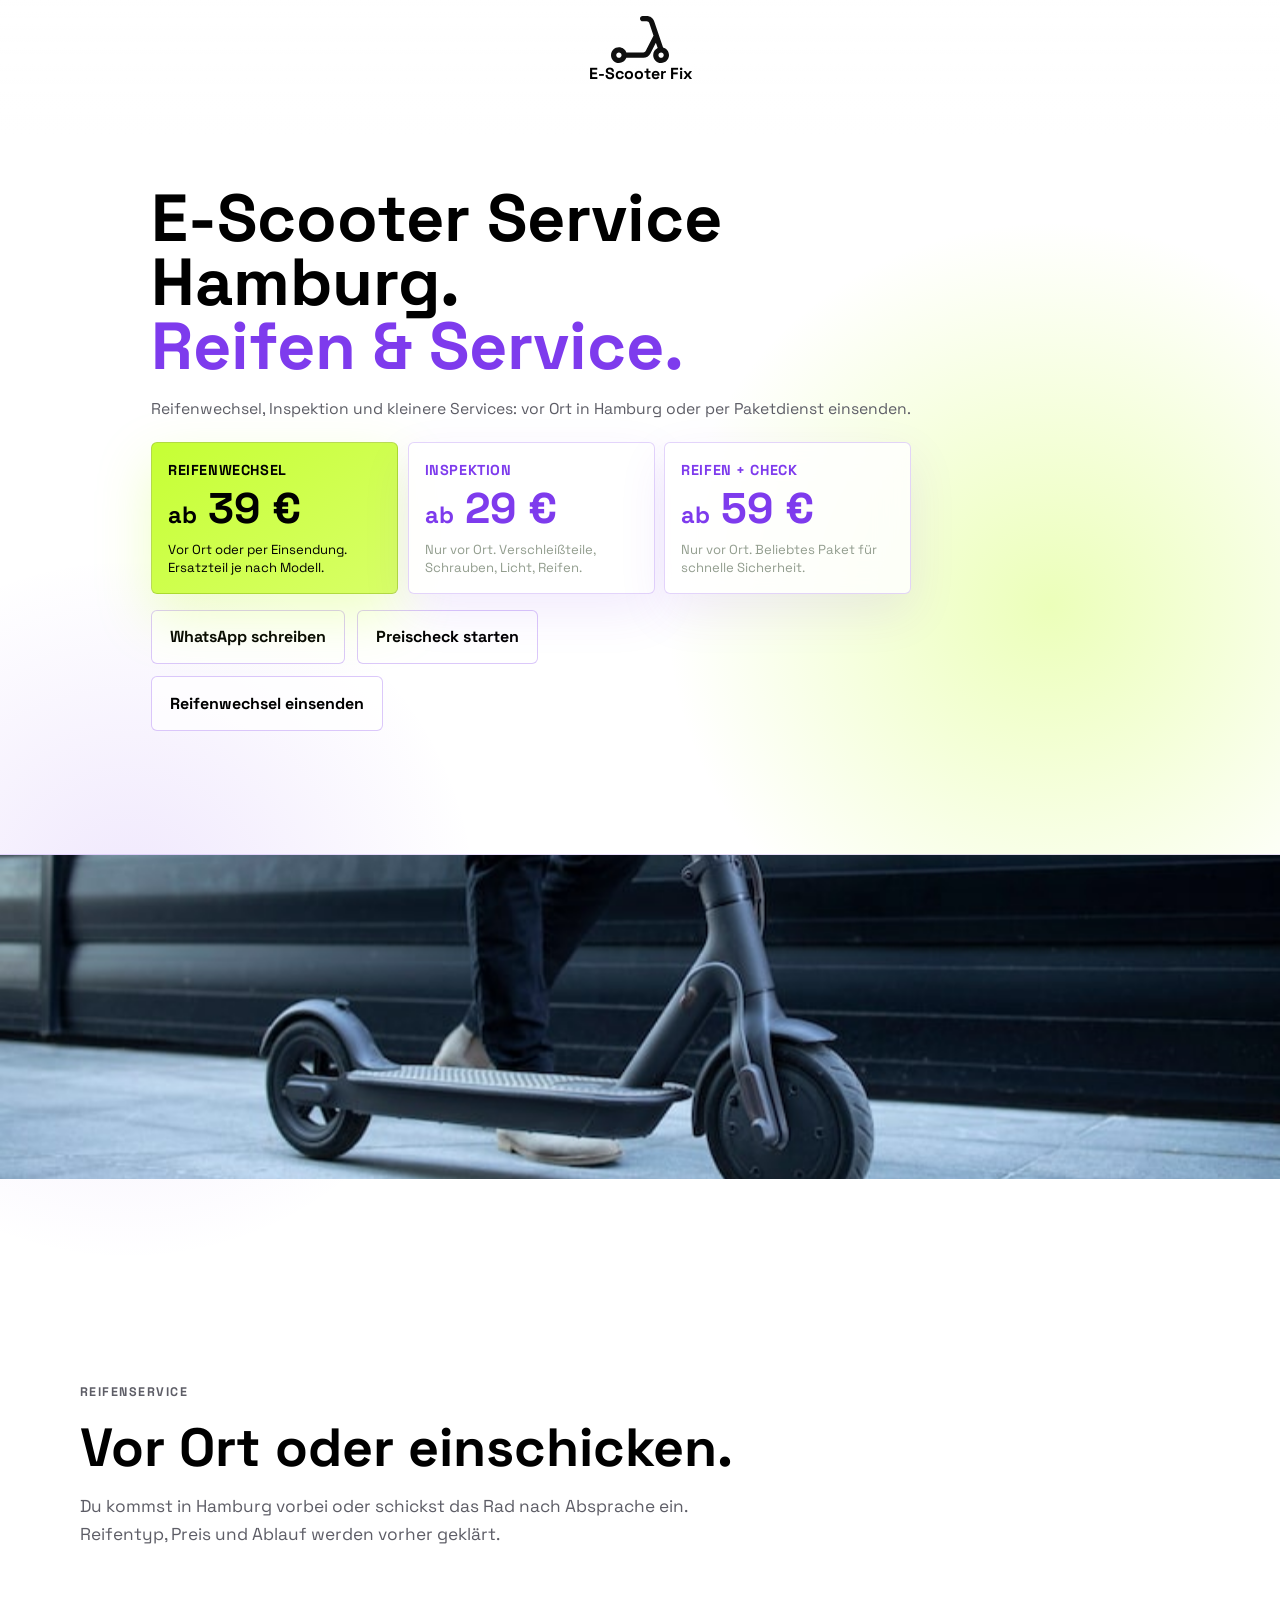
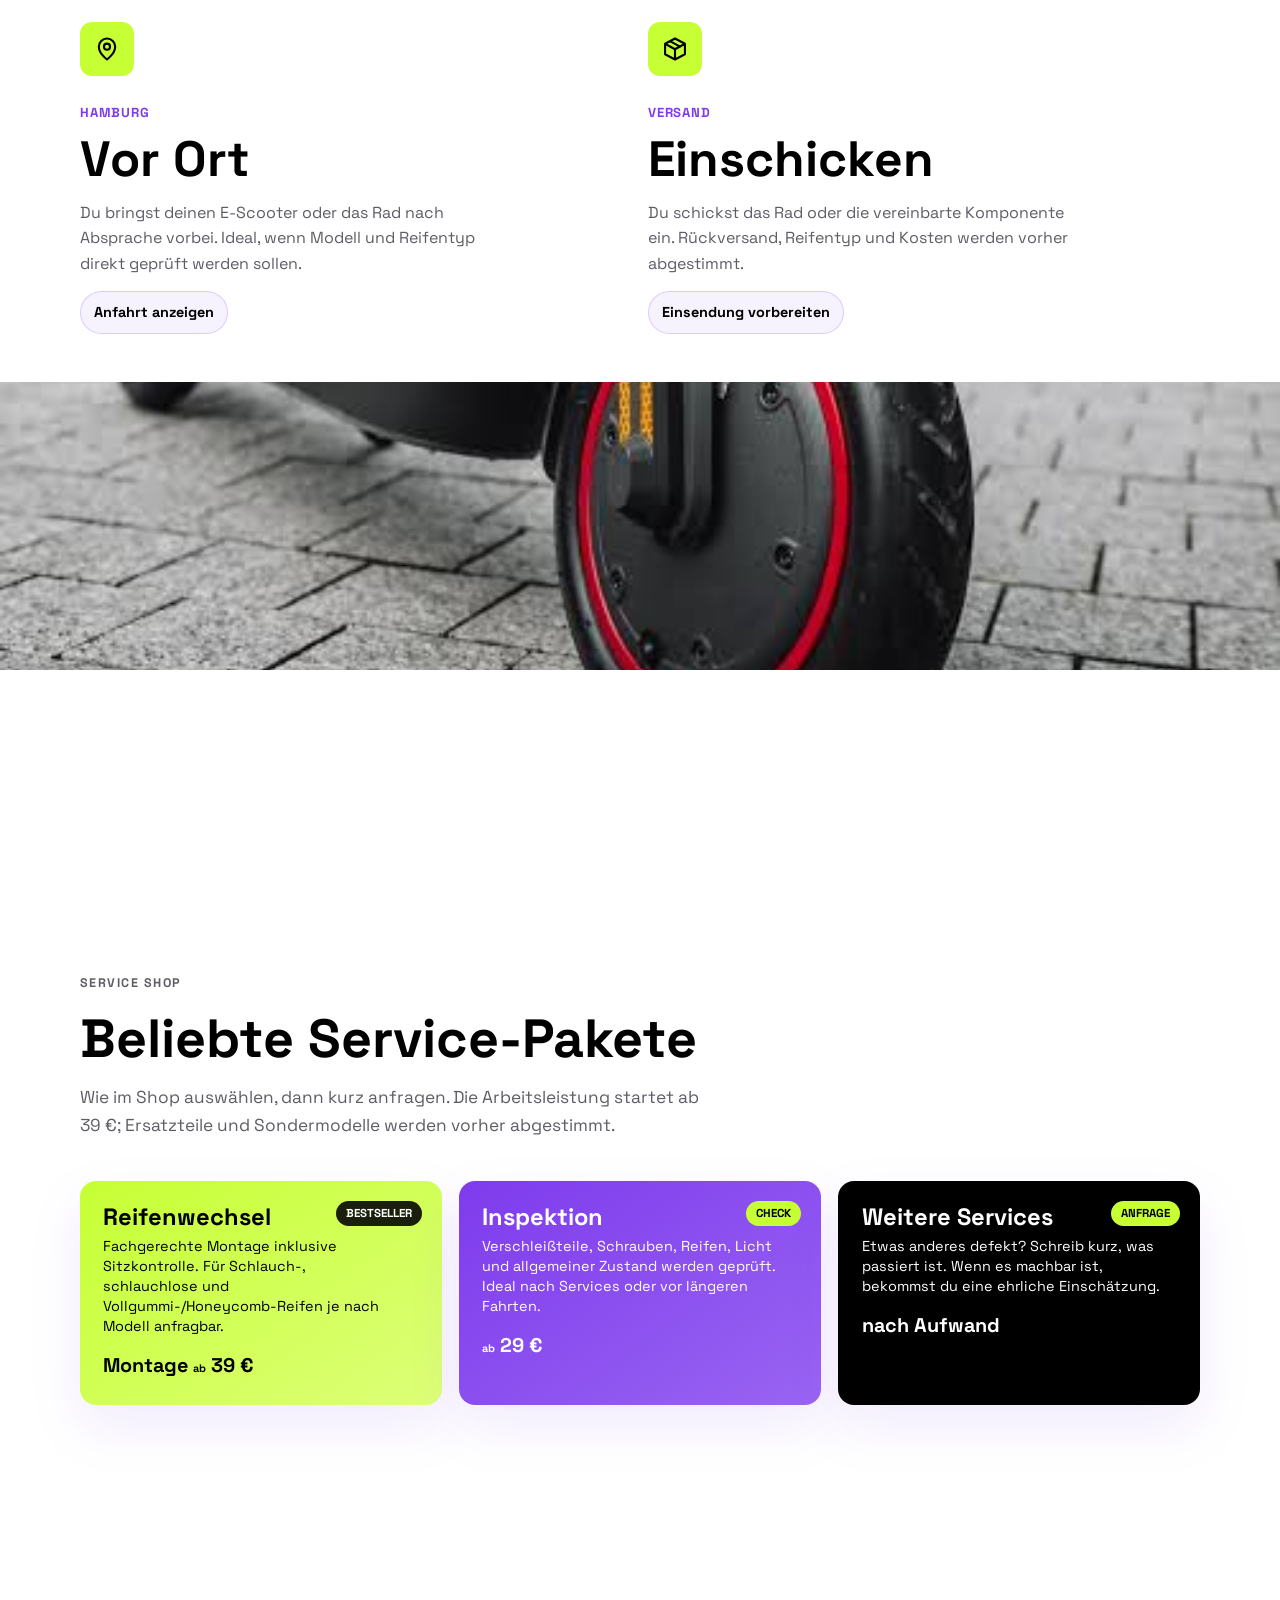
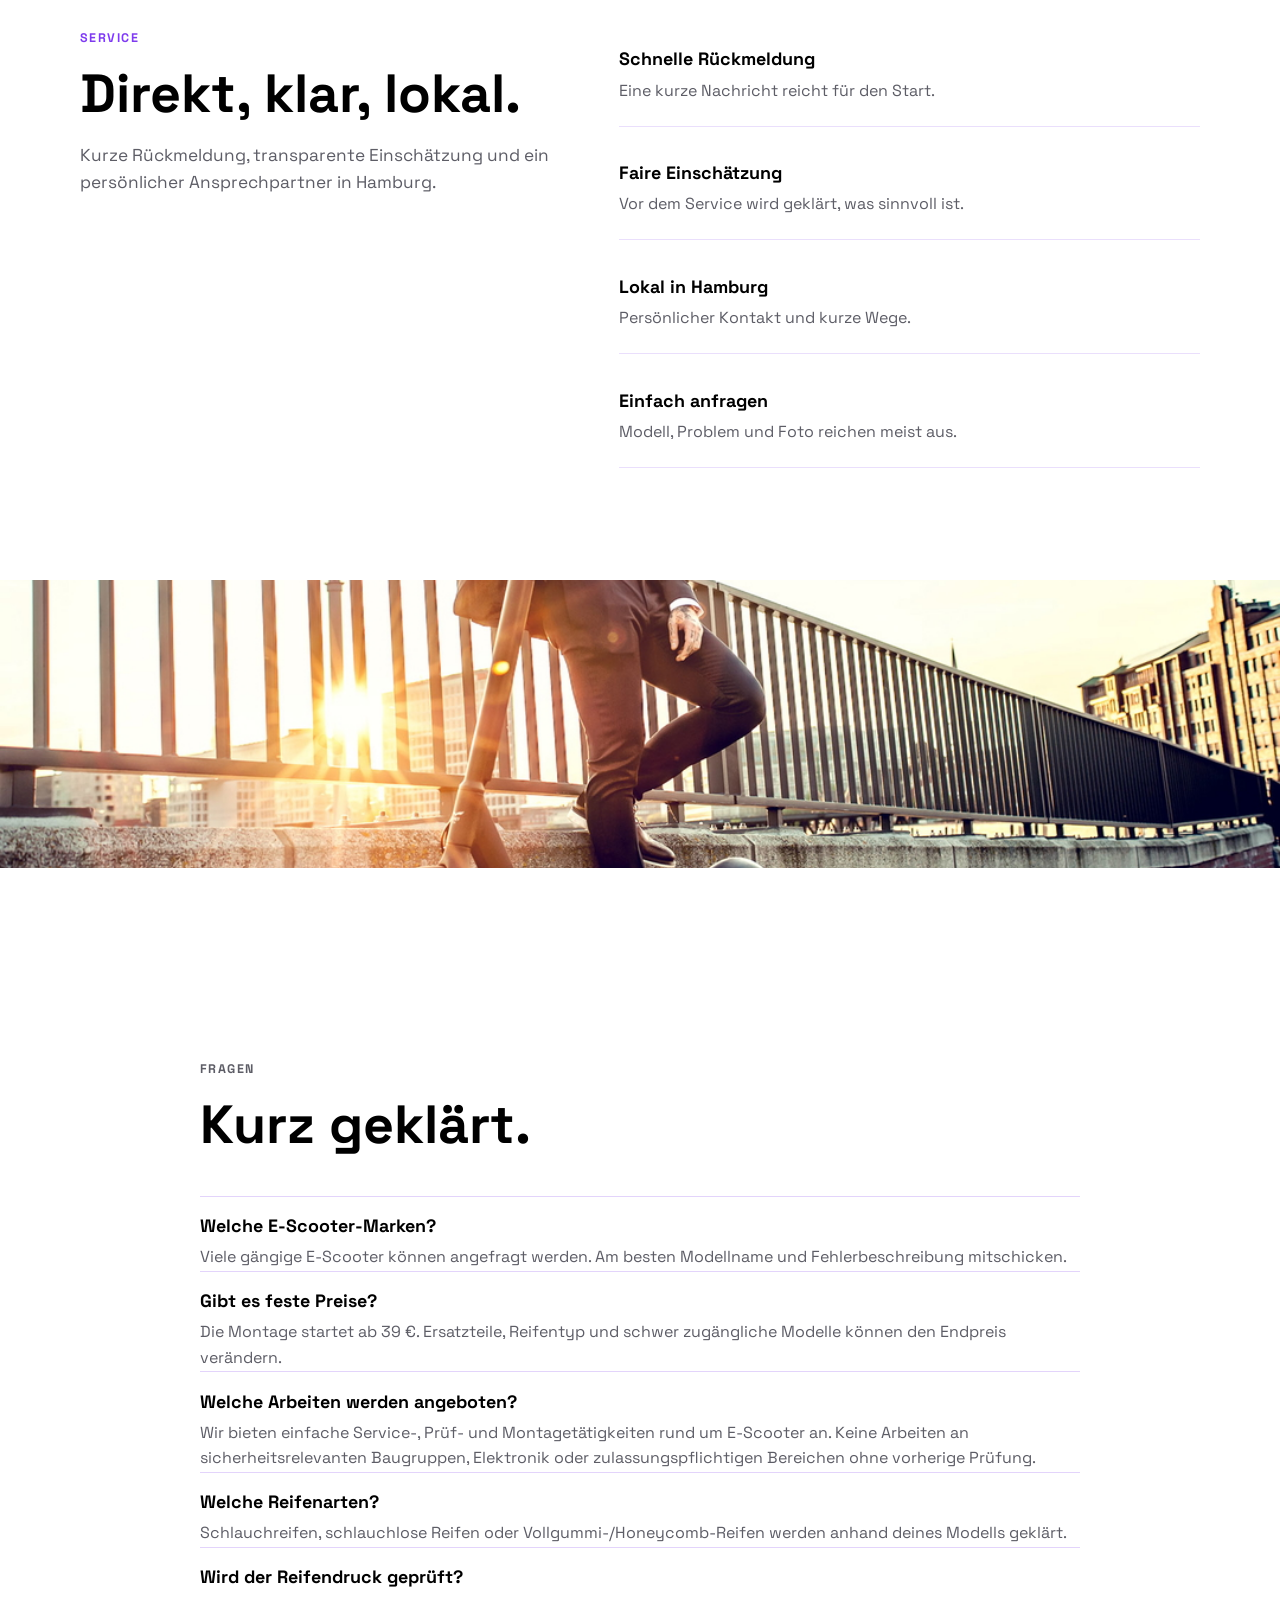
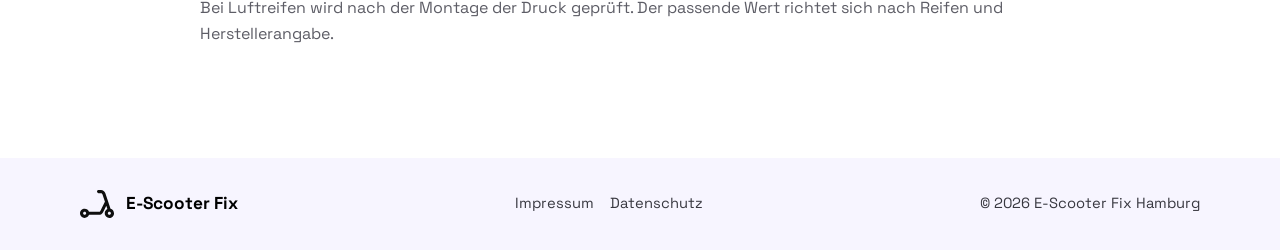
<file: index.html>
<!doctype html>
<html lang="de">
<head>
  <meta charset="utf-8">
  <meta name="viewport" content="width=device-width, initial-scale=1">
  <meta name="description" content="E-Scooter Fix Hamburg bietet E-Scooter Service schnell, fair und persönlich. Reifenwechsel, Inspektion und weitere Services auf Anfrage.">
  <meta name="theme-color" content="#ffffff">
  <title>E-Scooter Fix Hamburg | E-Scooter Service</title>
  <link rel="preconnect" href="https://fonts.googleapis.com">
  <link rel="preconnect" href="https://fonts.gstatic.com" crossorigin>
  <link href="https://fonts.googleapis.com/css2?family=Space+Grotesk:wght@400;500;600;700;800&display=swap" rel="stylesheet">
  <link rel="icon" href="assets/icons/favicon.svg" type="image/svg+xml">
  <link rel="stylesheet" href="assets/styles.css?v=mobile-modal-fix">
</head>
<body>
  <a class="skip-link" href="#main">Zum Inhalt springen</a>

  <header class="site-header" data-header>
    <div class="site-header__inner">
      <a class="brand brand--header" href="#top" aria-label="E-Scooter Fix Hamburg Startseite">
        <img class="brand__icon" src="assets/icons/scooter-logo.svg" alt="" aria-hidden="true">
        <span class="brand__text">E-Scooter Fix</span>
      </a>
    </div>
  </header>

  <main id="main">
    <section class="hero" id="top" aria-labelledby="hero-title">
      <div class="hero__content">
        <h1 id="hero-title">E-Scooter Service Hamburg. <span>Reifen & Service.</span></h1>
        <p class="hero__lead">Reifenwechsel, Inspektion und kleinere Services: vor Ort in Hamburg oder per Paketdienst einsenden.</p>
        <div class="hero-prices" aria-label="Preisliste">
          <article class="hero-price-card hero-price-card--focus">
            <span>Reifenwechsel</span>
            <strong><span class="price-prefix">ab</span> 39 €</strong>
            <p>Vor Ort oder per Einsendung. Ersatzteil je nach Modell.</p>
          </article>
          <article class="hero-price-card">
            <span>Inspektion</span>
            <strong><span class="price-prefix">ab</span> 29 €</strong>
            <p>Nur vor Ort. Verschleißteile, Schrauben, Licht, Reifen.</p>
          </article>
          <article class="hero-price-card">
            <span>Reifen + Check</span>
            <strong><span class="price-prefix">ab</span> 59 €</strong>
            <p>Nur vor Ort. Beliebtes Paket für schnelle Sicherheit.</p>
          </article>
        </div>

        <div class="hero-contact-actions">
          <a class="button button--secondary" href="https://wa.me/491701234567?text=Hallo%20E-Scooter%20Fix%2C%20ich%20möchte%20einen%20E-Scooter%20Service%20anfragen.">WhatsApp schreiben</a>
          <button class="button button--secondary" type="button" data-open-service-form="price">Preischeck starten</button>
          <button class="button button--secondary" type="button" data-open-service-form="sendin">Reifenwechsel einsenden</button>
        </div>
      </div>
    </section>

    <section class="visual-divider visual-divider--under-hero" aria-hidden="true">
      <div class="visual-divider__image"></div>
    </section>

    <section class="section section--intro" id="servicewege" aria-labelledby="serviceways-title">
      <div class="container service-ways">
        <div class="section-heading">
          <p class="eyebrow">Reifenservice</p>
          <h2 id="serviceways-title">Vor Ort oder einschicken.</h2>
          <p>Du kommst in Hamburg vorbei oder schickst das Rad nach Absprache ein. Reifentyp, Preis und Ablauf werden vorher geklärt.</p>
        </div>

        <div class="service-way-grid">
          <article class="service-way-card">
            <span class="service-way-card__icon" aria-hidden="true">
              <svg viewBox="0 0 24 24" role="img"><path d="M12 21s7-5.1 7-11a7 7 0 0 0-14 0c0 5.9 7 11 7 11Zm0-8.4a2.6 2.6 0 1 0 0-5.2 2.6 2.6 0 0 0 0 5.2Z"/></svg>
            </span>
            <span class="service-way-card__label">Hamburg</span>
            <h3>Vor Ort</h3>
            <p>Du bringst deinen E-Scooter oder das Rad nach Absprache vorbei. Ideal, wenn Modell und Reifentyp direkt geprüft werden sollen.</p>
            <button class="service-way-card__meta" type="button" data-open-location>Anfahrt anzeigen</button>
          </article>

          <article class="service-way-card">
            <span class="service-way-card__icon" aria-hidden="true">
              <svg viewBox="0 0 24 24" role="img"><path d="M3.5 7.5 12 3l8.5 4.5v9L12 21l-8.5-4.5v-9Zm8.5 4.7 8.5-4.7M12 12.2 3.5 7.5M12 21v-8.8M7.7 5.3l8.6 4.7"/></svg>
            </span>
            <span class="service-way-card__label">Versand</span>
            <h3>Einschicken</h3>
            <p>Du schickst das Rad oder die vereinbarte Komponente ein. Rückversand, Reifentyp und Kosten werden vorher abgestimmt.</p>
            <button class="service-way-card__meta" type="button" data-open-service-form="sendin">Einsendung vorbereiten</button>
          </article>
        </div>
      </div>
    </section>

    <section class="visual-divider visual-divider--service-shop" aria-hidden="true">
      <div class="visual-divider__image"></div>
    </section>

    <section class="section" id="leistungen" aria-labelledby="services-title">
      <div class="container">
        <div class="section-heading">
          <p class="eyebrow">Service Shop</p>
          <h2 id="services-title">Beliebte Service-Pakete</h2>
        <p>Wie im Shop auswählen, dann kurz anfragen. Die Arbeitsleistung startet ab 39 €; Ersatzteile und Sondermodelle werden vorher abgestimmt.</p>
        </div>

        <div class="service-grid">
          <article class="service-card">
            <span class="product-badge">Bestseller</span>
            <h3>Reifenwechsel</h3>
            <p>Fachgerechte Montage inklusive Sitzkontrolle. Für Schlauch-, schlauchlose und Vollgummi-/Honeycomb-Reifen je nach Modell anfragbar.</p>
            <strong class="product-price">Montage <span class="price-prefix">ab</span> 39 €</strong>
          </article>

          <article class="service-card">
            <span class="product-badge product-badge--new">Check</span>
            <h3>Inspektion</h3>
            <p>Verschleißteile, Schrauben, Reifen, Licht und allgemeiner Zustand werden geprüft. Ideal nach Services oder vor längeren Fahrten.</p>
            <strong class="product-price"><span class="price-prefix">ab</span> 29 €</strong>
          </article>

          <article class="service-card">
            <span class="product-badge">Anfrage</span>
            <h3>Weitere Services</h3>
            <p>Etwas anderes defekt? Schreib kurz, was passiert ist. Wenn es machbar ist, bekommst du eine ehrliche Einschätzung.</p>
            <strong class="product-price">nach Aufwand</strong>
          </article>
        </div>
      </div>
    </section>

    <section class="section" aria-labelledby="benefits-title">
      <div class="container split">
        <div class="split__copy">
          <p class="eyebrow">Service</p>
          <h2 id="benefits-title">Direkt, klar, lokal.</h2>
          <p>Kurze Rückmeldung, transparente Einschätzung und ein persönlicher Ansprechpartner in Hamburg.</p>
        </div>

        <div class="benefit-list">
          <div>
            <h3>Schnelle Rückmeldung</h3>
            <p>Eine kurze Nachricht reicht für den Start.</p>
          </div>
          <div>
            <h3>Faire Einschätzung</h3>
            <p>Vor dem Service wird geklärt, was sinnvoll ist.</p>
          </div>
          <div>
            <h3>Lokal in Hamburg</h3>
            <p>Persönlicher Kontakt und kurze Wege.</p>
          </div>
          <div>
            <h3>Einfach anfragen</h3>
            <p>Modell, Problem und Foto reichen meist aus.</p>
          </div>
        </div>
      </div>
    </section>

    <section class="visual-divider visual-divider--before-faq" aria-hidden="true">
      <div class="visual-divider__image"></div>
    </section>

    <section class="section section--faq" aria-labelledby="faq-title">
      <div class="container faq">
        <div class="section-heading">
          <p class="eyebrow">Fragen</p>
          <h2 id="faq-title">Kurz geklärt.</h2>
        </div>

        <div class="faq-list">
          <article class="faq-item">
            <h3>Welche E-Scooter-Marken?</h3>
            <p>Viele gängige E-Scooter können angefragt werden. Am besten Modellname und Fehlerbeschreibung mitschicken.</p>
          </article>
          <article class="faq-item">
            <h3>Gibt es feste Preise?</h3>
            <p>Die Montage startet ab 39 €. Ersatzteile, Reifentyp und schwer zugängliche Modelle können den Endpreis verändern.</p>
          </article>
          <article class="faq-item">
            <h3>Welche Arbeiten werden angeboten?</h3>
            <p>Wir bieten einfache Service-, Prüf- und Montagetätigkeiten rund um E-Scooter an. Keine Arbeiten an sicherheitsrelevanten Baugruppen, Elektronik oder zulassungspflichtigen Bereichen ohne vorherige Prüfung.</p>
          </article>
          <article class="faq-item">
            <h3>Welche Reifenarten?</h3>
            <p>Schlauchreifen, schlauchlose Reifen oder Vollgummi-/Honeycomb-Reifen werden anhand deines Modells geklärt.</p>
          </article>
          <article class="faq-item">
            <h3>Wird der Reifendruck geprüft?</h3>
            <p>Bei Luftreifen wird nach der Montage der Druck geprüft. Der passende Wert richtet sich nach Reifen und Herstellerangabe.</p>
          </article>
        </div>
      </div>
    </section>
  </main>

  <div class="service-modal" data-service-modal hidden>
    <div class="service-modal__backdrop" data-close-service-form></div>
    <div class="service-modal__dialog" role="dialog" aria-modal="true" aria-labelledby="service-form-title">
      <button class="service-modal__close" type="button" aria-label="Formular schließen" data-close-service-form>×</button>

      <div class="service-modal__head">
        <h2 id="service-form-title" data-mode-title>Preischeck</h2>
        <p data-mode-copy>Du bekommst vorab eine Einschätzung zu Preis, Machbarkeit und sinnvoller Vorgehensweise.</p>
      </div>

      <form class="service-request-form" data-service-form>
        <fieldset>
          <legend>E-Scooter</legend>
          <div class="form-grid">
            <label>
              <span>Modell</span>
              <select name="model" data-model-select required>
                <option value="">Bitte auswählen</option>
                <option>Xiaomi 1S / Pro 2 / Mi 3</option>
                <option>Segway Ninebot G30 / Max</option>
                <option>Segway Ninebot F-Serie</option>
                <option>SoFlow</option>
                <option>Trittbrett</option>
                <option>Egret</option>
                <option value="manual">Keines der aufgelisteten Modelle</option>
              </select>
            </label>
            <label data-manual-model hidden>
              <span>Modell manuell eintragen</span>
              <span class="manual-model-row">
                <input type="text" name="manualModel" placeholder="Hersteller und Modell">
                <label class="photo-upload-button">
                  <input type="file" name="modelPhoto" accept="image/*" capture="environment" data-model-photo>
                  <span>Foto</span>
                </label>
              </span>
            </label>
          </div>
          <div class="price-status" data-price-status>
            <strong>Festpreis wird nach Modellauswahl angezeigt.</strong>
            <p>Bei nicht gelisteten Modellen senden wir eine kurze Preisanfrage.</p>
          </div>
        </fieldset>

        <fieldset data-sendin-step hidden>
          <legend>Auftrag</legend>
          <p class="form-help">Bitte nur das ausgebaute Rad bzw. die Felge einsenden. Modell, Leistung und Preis werden vor dem Versand klar festgehalten.</p>
          <div class="form-grid">
            <label>
              <span>Leistung</span>
              <select name="serviceScope" data-sendin-required>
                <option value="">Bitte auswählen</option>
                <option>Vorderreifen</option>
                <option>Hinterreifen</option>
                <option>Vorder- und Hinterreifen</option>
              </select>
            </label>
            <label>
              <span>Reifentyp</span>
              <select name="tireType" data-sendin-required>
                <option value="">Bitte auswählen</option>
                <option>Schlauchreifen</option>
                <option>Tubeless</option>
                <option>Vollgummi / Honeycomb</option>
                <option>Weiß ich nicht</option>
              </select>
            </label>
          </div>
        </fieldset>

        <fieldset data-contact-step>
          <legend>Kontakt</legend>
          <div class="form-grid">
            <label>
              <span>Name</span>
              <input type="text" name="customerName" autocomplete="name" required>
            </label>
            <label>
              <span>E-Mail</span>
              <input type="email" name="email" autocomplete="email" required>
            </label>
          </div>
        </fieldset>

        <fieldset data-return-step hidden>
          <legend>Rücksendung</legend>
          <div class="form-grid form-grid--address">
            <label>
              <span>Straße</span>
              <input type="text" name="street" autocomplete="shipping address-line1" data-sendin-required>
            </label>
            <label>
              <span>Hausnummer</span>
              <input type="text" name="houseNumber" autocomplete="shipping address-line2" data-sendin-required>
            </label>
            <label>
              <span>PLZ</span>
              <input type="text" name="postalCode" inputmode="numeric" autocomplete="shipping postal-code" data-sendin-required>
            </label>
            <label>
              <span>Ort</span>
              <input type="text" name="city" autocomplete="shipping address-level2" data-sendin-required>
            </label>
          </div>
        </fieldset>

        <div class="service-form-summary" data-form-summary-box>
          <h3 data-summary-title>Sendungszettel-Vorschau</h3>
          <dl data-form-summary></dl>
        </div>

        <div class="service-form-actions" data-form-actions>
          <button class="button button--primary" type="submit" data-submit-label>Anfrage vorbereiten</button>
          <button class="button button--secondary" type="button" data-print-slip>Sendungszettel drucken</button>
        </div>
      </form>
    </div>
  </div>

  <div class="location-modal" data-location-modal hidden>
    <div class="location-modal__backdrop" data-close-location></div>
    <div class="location-modal__dialog" role="dialog" aria-modal="true" aria-labelledby="location-title">
      <button class="location-modal__close" type="button" aria-label="Anfahrt schließen" data-close-location>×</button>
      <div class="location-modal__head">
        <p class="eyebrow">Anfahrt</p>
        <h2 id="location-title">Vor Ort in Hamburg.</h2>
        <p>Bitte vor dem Vorbeikommen kurz per WhatsApp abstimmen. Die Karte zeigt den Standort für die Anfahrt.</p>
      </div>
      <div class="location-map">
        <iframe
          title="Google Karte: E-Scooter Fix Hamburg"
          src="https://www.google.com/maps?q=Doormannsweg%2021%2C%20Hamburg&amp;output=embed"
          loading="lazy"
          referrerpolicy="no-referrer-when-downgrade">
        </iframe>
      </div>
      <div class="location-details">
        <dl>
          <dt>Adresse</dt>
          <dd>Doormannsweg 21, Hamburg</dd>
          <dt>Hinweis</dt>
          <dd>Vorbeibringen nach kurzer Abstimmung.</dd>
        </dl>
        <div class="location-actions">
          <a class="button button--primary" href="https://www.google.com/maps/dir/?api=1&amp;destination=Doormannsweg%2021%2C%20Hamburg" target="_blank" rel="noopener">Route öffnen</a>
          <a class="button button--secondary" href="https://wa.me/491701234567?text=Hallo%20E-Scooter%20Fix%2C%20ich%20möchte%20kurz%20die%20Anfahrt%20abstimmen.">WhatsApp schreiben</a>
        </div>
      </div>
    </div>
  </div>

  <section class="print-slip" data-print-slip-content aria-hidden="true">
    <h1>E-Scooter Fix Sendungszettel</h1>
    <p>Bitte diesen Zettel dem Paket mit Rad bzw. Felge beilegen.</p>
    <dl data-print-summary></dl>
  </section>

  <footer class="site-footer">
    <div class="container site-footer__inner">
      <a class="brand brand--footer" href="#top" aria-label="E-Scooter Fix Hamburg Startseite">
        <img class="brand__icon" src="assets/icons/scooter-logo.svg" alt="" aria-hidden="true">
        <span class="brand__text">E-Scooter Fix</span>
      </a>
      <nav class="site-footer__links" aria-label="Rechtliches">
        <a href="impressum.html">Impressum</a>
        <a href="datenschutz.html">Datenschutz</a>
      </nav>
      <p>© 2026 E-Scooter Fix Hamburg</p>
    </div>
  </footer>

  <script src="assets/main.js?v=mobile-modal-fix"></script>
</body>
</html>
</file>
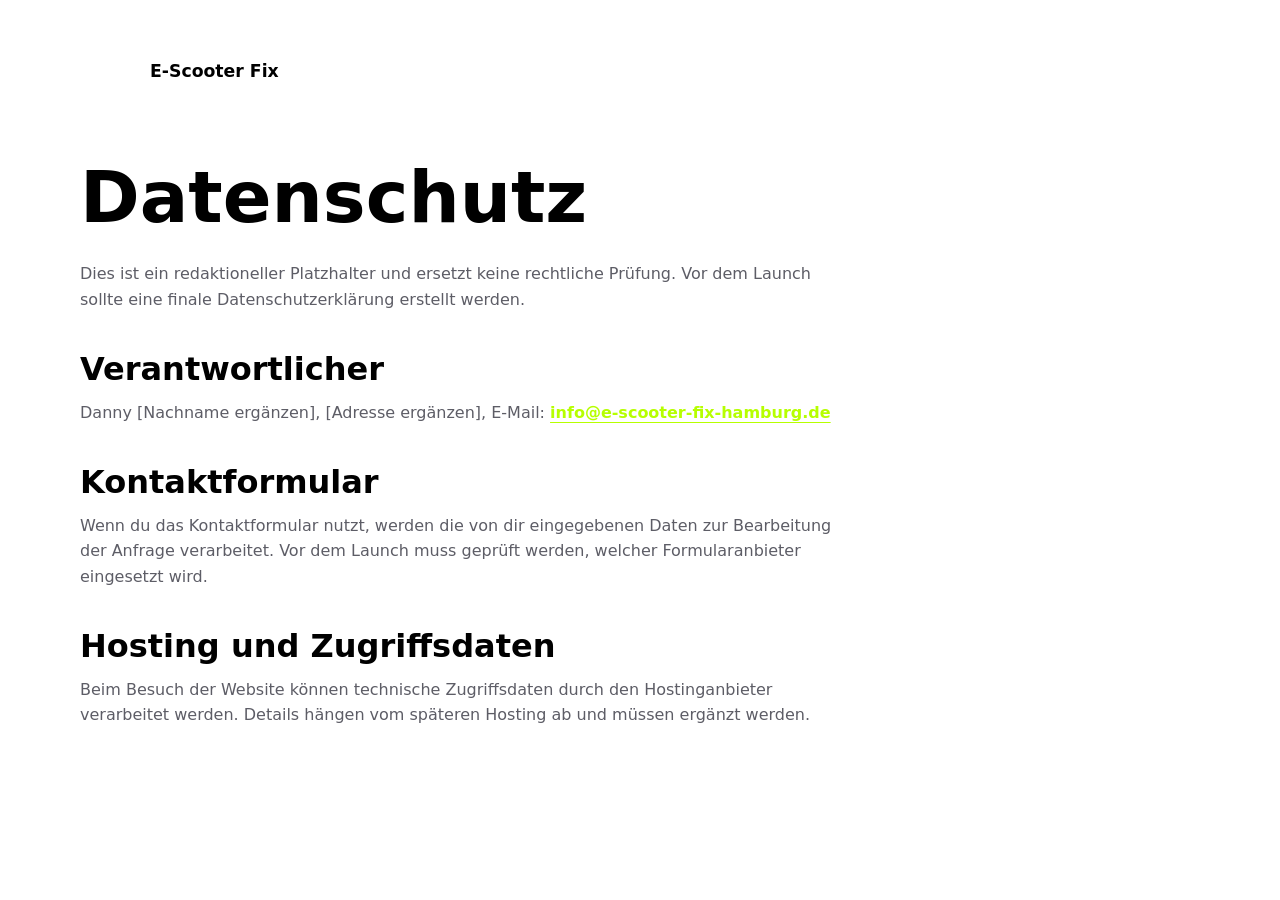
<file: datenschutz.html>
<!doctype html>
<html lang="de">
<head>
  <meta charset="utf-8">
  <meta name="viewport" content="width=device-width, initial-scale=1">
  <meta name="robots" content="noindex">
  <title>Datenschutz | E-Scooter Fix Hamburg</title>
  <link rel="stylesheet" href="assets/styles.css">
</head>
<body>
  <main class="legal-page">
    <div class="container">
      <a class="brand" href="index.html">
        <span class="brand__icon" aria-hidden="true"></span>
        <span class="brand__text">E-Scooter Fix</span>
      </a>
      <h1>Datenschutz</h1>
      <p>Dies ist ein redaktioneller Platzhalter und ersetzt keine rechtliche Prüfung. Vor dem Launch sollte eine finale Datenschutzerklärung erstellt werden.</p>

      <section>
        <h2>Verantwortlicher</h2>
        <p>Danny [Nachname ergänzen], [Adresse ergänzen], E-Mail: <a href="mailto:info@e-scooter-fix-hamburg.de">info@e-scooter-fix-hamburg.de</a></p>
      </section>

      <section>
        <h2>Kontaktformular</h2>
        <p>Wenn du das Kontaktformular nutzt, werden die von dir eingegebenen Daten zur Bearbeitung der Anfrage verarbeitet. Vor dem Launch muss geprüft werden, welcher Formularanbieter eingesetzt wird.</p>
      </section>

      <section>
        <h2>Hosting und Zugriffsdaten</h2>
        <p>Beim Besuch der Website können technische Zugriffsdaten durch den Hostinganbieter verarbeitet werden. Details hängen vom späteren Hosting ab und müssen ergänzt werden.</p>
      </section>
    </div>
  </main>
</body>
</html>
</file>
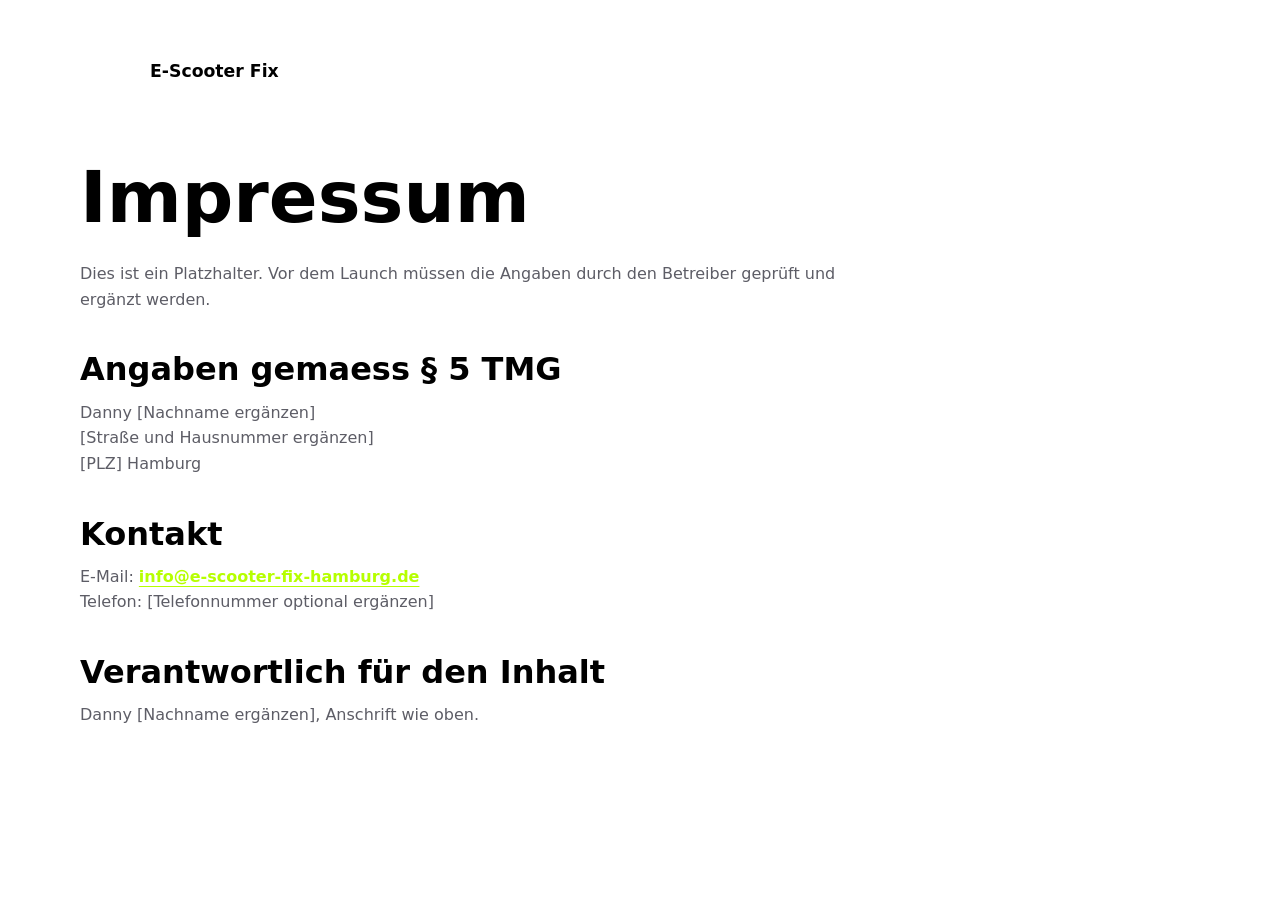
<file: impressum.html>
<!doctype html>
<html lang="de">
<head>
  <meta charset="utf-8">
  <meta name="viewport" content="width=device-width, initial-scale=1">
  <meta name="robots" content="noindex">
  <title>Impressum | E-Scooter Fix Hamburg</title>
  <link rel="stylesheet" href="assets/styles.css">
</head>
<body>
  <main class="legal-page">
    <div class="container">
      <a class="brand" href="index.html">
        <span class="brand__icon" aria-hidden="true"></span>
        <span class="brand__text">E-Scooter Fix</span>
      </a>
      <h1>Impressum</h1>
      <p>Dies ist ein Platzhalter. Vor dem Launch müssen die Angaben durch den Betreiber geprüft und ergänzt werden.</p>

      <section>
        <h2>Angaben gemaess § 5 TMG</h2>
        <p>
          Danny [Nachname ergänzen]<br>
          [Straße und Hausnummer ergänzen]<br>
          [PLZ] Hamburg
        </p>
      </section>

      <section>
        <h2>Kontakt</h2>
        <p>
          E-Mail: <a href="mailto:info@e-scooter-fix-hamburg.de">info@e-scooter-fix-hamburg.de</a><br>
          Telefon: [Telefonnummer optional ergänzen]
        </p>
      </section>

      <section>
        <h2>Verantwortlich für den Inhalt</h2>
        <p>Danny [Nachname ergänzen], Anschrift wie oben.</p>
      </section>
    </div>
  </main>
</body>
</html>
</file>
<file: assets/styles.css>
:root {
  --color-ink: #111111;
  --color-ink-soft: #3a3a3a;
  --color-muted: #777975;
  --color-paper: #e6e7e4;
  --color-surface: #f4f5ef;
  --color-line: #cfd1ca;
  --color-dark: #141311;
  --color-dark-2: #1d1a17;
  --color-accent: #fff35a;
  --color-accent-strong: #eadf48;
  --color-rust: #282a27;
  --shadow: 0 18px 60px rgba(18, 20, 18, 0.12);
  --radius: 18px;
  --container: 1120px;
}

*,
*::before,
*::after {
  box-sizing: border-box;
}

html {
  scroll-behavior: smooth;
}

body {
  margin: 0;
  background: var(--color-paper);
  color: var(--color-ink);
  font-family: "Space Grotesk", Inter, system-ui, -apple-system, BlinkMacSystemFont, "Segoe UI", sans-serif;
  line-height: 1.6;
}

img,
svg {
  display: block;
}

img {
  max-width: 100%;
}

a {
  color: inherit;
  text-decoration: none;
}

button,
input,
textarea {
  font: inherit;
}

h1,
h2,
h3,
p {
  margin: 0;
}

h1,
h2,
h3 {
  line-height: 1.08;
  letter-spacing: 0;
}

h1 {
  max-width: 760px;
  font-size: clamp(2.35rem, 5.4vw, 4.55rem);
  font-weight: 800;
}

h1 span {
  display: block;
  color: #aeb1ab;
}

h2 {
  font-size: clamp(2rem, 4.2vw, 4rem);
  font-weight: 800;
}

h3 {
  font-size: 1.12rem;
  font-weight: 750;
}

p {
  color: var(--color-muted);
}

.skip-link {
  position: fixed;
  left: 1rem;
  top: 1rem;
  z-index: 1000;
  transform: translateY(-180%);
  background: var(--color-ink);
  color: #fff;
  padding: 0.75rem 1rem;
  border-radius: var(--radius);
}

.skip-link:focus {
  transform: translateY(0);
}

.sr-only {
  position: absolute;
  width: 1px;
  height: 1px;
  padding: 0;
  margin: -1px;
  overflow: hidden;
  clip: rect(0, 0, 0, 0);
  white-space: nowrap;
  border: 0;
}

.container {
  width: min(100% - 40px, var(--container));
  margin-inline: auto;
}

.site-header {
  position: fixed;
  inset: 0 0 auto;
  z-index: 100;
  background: rgba(230, 231, 228, 0.86);
  border-bottom: 1px solid rgba(20, 19, 17, 0.08);
  backdrop-filter: blur(18px);
}

.site-header.is-scrolled {
  box-shadow: 0 12px 40px rgba(22, 20, 17, 0.08);
}

.site-header__inner {
  width: min(100% - 40px, var(--container));
  height: 76px;
  margin-inline: auto;
  display: flex;
  align-items: center;
  justify-content: space-between;
  gap: 1.5rem;
}

.brand {
  display: inline-flex;
  align-items: center;
  gap: 0.75rem;
  font-weight: 800;
}

.brand__text {
  font-size: 1.08rem;
}

.site-nav {
  display: flex;
  align-items: center;
  gap: 1.6rem;
  color: var(--color-ink-soft);
  font-size: 0.95rem;
  font-weight: 650;
}

.site-nav a {
  padding-block: 0.5rem;
}

.site-nav a:hover {
  color: var(--color-ink);
}

.site-nav__cta {
  background: var(--color-ink);
  color: #fff !important;
  padding: 0.72rem 1rem !important;
  border-radius: var(--radius);
}

.hero {
  min-height: 100svh;
  padding: 6.4rem max(20px, calc((100vw - var(--container)) / 2)) 2.5rem;
  display: grid;
  grid-template-columns: minmax(0, 1.05fr) minmax(300px, 0.95fr);
  align-items: center;
  gap: 2rem;
  overflow: hidden;
}

.hero__content {
  position: relative;
  z-index: 2;
}

.eyebrow {
  margin-bottom: 1rem;
  color: var(--color-rust);
  font-size: 0.78rem;
  font-weight: 800;
  letter-spacing: 0.12em;
  text-transform: uppercase;
}

.hero__lead {
  max-width: 620px;
  margin-top: 1.15rem;
  font-size: clamp(1rem, 1.6vw, 1.18rem);
  color: var(--color-ink-soft);
}

.hero__actions {
  display: flex;
  flex-wrap: wrap;
  gap: 0.85rem;
  margin-top: 1.4rem;
}

.button {
  display: inline-flex;
  align-items: center;
  justify-content: center;
  min-height: 48px;
  border: 1px solid transparent;
  border-radius: var(--radius);
  padding: 0.85rem 1.12rem;
  font-weight: 800;
  cursor: pointer;
  transition: transform 160ms ease, background 160ms ease, border-color 160ms ease;
}

.button:hover {
  transform: translateY(-1px);
}

.button--primary {
  background: var(--color-accent);
  color: var(--color-ink);
}

.button--primary:hover {
  background: var(--color-accent-strong);
}

.button--secondary {
  border-color: var(--color-line);
  background: rgba(255, 255, 255, 0.6);
}

.button--full {
  width: 100%;
}

.hero__facts {
  display: grid;
  grid-template-columns: repeat(3, minmax(0, 1fr));
  gap: 0.75rem;
  max-width: 640px;
  margin: 2.4rem 0 0;
}

.hero__facts div {
  border-top: 0;
  border-radius: 16px;
  padding: 0.95rem;
  background: rgba(244, 245, 239, 0.7);
}

.hero__facts dt {
  color: var(--color-muted);
  font-size: 0.78rem;
  font-weight: 700;
  text-transform: uppercase;
}

.hero__facts dd {
  margin: 0.25rem 0 0;
  color: var(--color-ink);
  font-weight: 800;
}

.hero__visual {
  position: relative;
  min-height: clamp(430px, 62vh, 590px);
  display: flex;
  align-items: center;
  justify-content: center;
  overflow: visible;
  border-radius: 34px;
}

.hero__visual::before {
  content: "";
  position: absolute;
  inset: 9% 4%;
  background: #d9dbd6;
  border-radius: 42px;
  transform: rotate(-2deg);
}

.phone-frame {
  position: relative;
  z-index: 1;
  width: min(100%, 270px);
  aspect-ratio: 9 / 18.4;
  padding: 1.05rem 1rem 1rem;
  border: 10px solid #0e171d;
  border-radius: 44px;
  background: #f4f5ef;
  box-shadow: 0 26px 60px rgba(17, 24, 29, 0.28);
  overflow: hidden;
}

.phone-frame__speaker {
  position: absolute;
  top: 0.75rem;
  left: 50%;
  z-index: 2;
  width: 96px;
  height: 26px;
  transform: translateX(-50%);
  border-radius: 999px;
  background: #050505;
}

.phone-frame img {
  width: 100%;
  height: calc(100% - 54px);
  object-fit: contain;
  object-position: center 56%;
  filter: drop-shadow(0 24px 26px rgba(17, 17, 17, 0.18));
}

.phone-frame__nav {
  position: absolute;
  inset: auto 1.15rem 0.95rem;
  display: grid;
  grid-template-columns: 1fr auto 1fr;
  align-items: center;
  gap: 0.4rem;
  color: #9a9d98;
  font-size: 0.82rem;
  font-weight: 800;
}

.phone-frame__nav strong {
  color: #111;
  font-size: 0.95rem;
}

.section {
  padding: clamp(4.5rem, 9vw, 7rem) 0;
}

.section--intro {
  padding-block: 3rem;
  background: var(--color-dark);
}

.intro {
  display: grid;
  grid-template-columns: 0.35fr 1fr;
  gap: 2rem;
  align-items: start;
}

.intro__kicker {
  color: var(--color-accent);
  font-weight: 800;
}

.intro__text {
  max-width: 820px;
  color: rgba(255, 255, 255, 0.78);
  font-size: clamp(1.2rem, 2.4vw, 1.8rem);
  line-height: 1.35;
}

.section-heading {
  max-width: 760px;
  margin-bottom: 2.6rem;
}

.section-heading p:not(.eyebrow) {
  max-width: 620px;
  margin-top: 1rem;
  font-size: 1.08rem;
}

.section-heading--light h2,
.section-heading--light p {
  color: #fff;
}

.service-grid {
  display: grid;
  grid-template-columns: repeat(3, minmax(0, 1fr));
  gap: 1rem;
}

.service-card {
  min-height: 310px;
  padding: 1.5rem;
  border: 0;
  border-radius: 22px;
  background: var(--color-surface);
  box-shadow: none;
  overflow: hidden;
}

.service-card:nth-child(1) {
  background: #fff35a;
}

.service-card:nth-child(2) {
  background: #bdc6ff;
}

.service-card:nth-child(3) {
  background: #c3ddd2;
}

.service-card p {
  margin-top: 1rem;
}

.icon-wrap {
  display: grid;
  place-items: center;
  width: 52px;
  aspect-ratio: 1;
  margin-bottom: 1.4rem;
  border-radius: 16px;
  background: rgba(17, 17, 17, 0.1);
  color: var(--color-ink);
}

.icon-wrap svg {
  width: 28px;
  height: 28px;
  fill: none;
  stroke: currentColor;
  stroke-linecap: round;
  stroke-linejoin: round;
  stroke-width: 1.8;
}

.section--dark {
  background: var(--color-dark);
  color: #fff;
}

.process-list {
  display: grid;
  grid-template-columns: repeat(4, minmax(0, 1fr));
  gap: 1px;
  margin: 0;
  padding: 0;
  list-style: none;
  background: rgba(255, 255, 255, 0.12);
  border: 1px solid rgba(255, 255, 255, 0.12);
}

.process-list li {
  min-height: 260px;
  padding: 1.4rem;
  background: var(--color-dark-2);
}

.process-list span {
  display: block;
  margin-bottom: 3rem;
  color: var(--color-accent);
  font-size: 0.8rem;
  font-weight: 800;
}

.process-list h3 {
  color: #fff;
}

.process-list p {
  margin-top: 0.9rem;
  color: rgba(255, 255, 255, 0.68);
}

.split {
  display: grid;
  grid-template-columns: minmax(0, 0.9fr) minmax(0, 1.1fr);
  gap: clamp(2rem, 5vw, 4.5rem);
  align-items: start;
}

.split__copy {
  position: sticky;
  top: 110px;
}

.split__copy p:not(.eyebrow) {
  margin-top: 1.2rem;
  font-size: 1.08rem;
}

.benefit-list {
  display: grid;
  gap: 1rem;
}

.benefit-list div {
  padding: 1.3rem 0 1.4rem;
  border-bottom: 1px solid var(--color-line);
}

.benefit-list p {
  margin-top: 0.55rem;
}

.contact-layout {
  display: grid;
  grid-template-columns: minmax(0, 0.92fr) minmax(320px, 0.8fr);
  gap: clamp(2rem, 5vw, 5rem);
  align-items: start;
}

.contact-copy p:not(.eyebrow) {
  margin-top: 1.2rem;
  font-size: 1.08rem;
}

.contact-link {
  display: inline-flex;
  margin-top: 1.6rem;
  color: var(--color-rust);
  font-weight: 800;
  text-decoration: underline;
  text-underline-offset: 4px;
}

.contact-form {
  display: grid;
  gap: 1rem;
  padding: 1.2rem;
  border: 1px solid var(--color-line);
  border-radius: var(--radius);
  background: var(--color-surface);
  box-shadow: var(--shadow);
}

.contact-form label {
  display: grid;
  gap: 0.45rem;
  color: var(--color-ink);
  font-size: 0.9rem;
  font-weight: 800;
}

.contact-form input,
.contact-form textarea {
  width: 100%;
  border: 1px solid var(--color-line);
  border-radius: var(--radius);
  background: #fff;
  color: var(--color-ink);
  padding: 0.85rem 0.9rem;
  outline: none;
}

.contact-form textarea {
  min-height: 150px;
  resize: vertical;
}

.contact-form input:focus,
.contact-form textarea:focus {
  border-color: var(--color-accent);
  box-shadow: 0 0 0 4px rgba(212, 167, 44, 0.18);
}

.form-note {
  color: var(--color-muted);
  font-size: 0.82rem;
}

.section--faq {
  padding-top: 0;
}

.faq {
  max-width: 880px;
}

.faq-list {
  display: grid;
  gap: 1px;
  border: 1px solid var(--color-line);
  background: var(--color-line);
}

.faq-item {
  padding: 1.2rem;
  background: var(--color-surface);
}

.faq-item h3 {
  color: var(--color-ink);
  font-weight: 800;
}

.faq-item p {
  margin-top: 0.55rem;
}

.site-footer {
  background: var(--color-dark);
  color: #fff;
  padding: 2rem 0;
}

.site-footer__inner {
  display: flex;
  align-items: center;
  justify-content: space-between;
  gap: 1.5rem;
}

.site-footer p,
.site-footer a {
  color: rgba(255, 255, 255, 0.68);
  font-size: 0.92rem;
}

.site-footer__links {
  display: flex;
  gap: 1rem;
}

.site-footer__links a:hover {
  color: #fff;
}

.legal-page {
  min-height: 100svh;
  padding: 3rem 0 5rem;
  background: var(--color-paper);
}

.legal-page .brand {
  margin-bottom: 4rem;
}

.legal-page h1 {
  margin-bottom: 1.5rem;
  font-size: clamp(2.5rem, 6vw, 4.5rem);
}

.legal-page h2 {
  margin: 2.5rem 0 0.8rem;
  font-size: clamp(1.35rem, 3vw, 2rem);
}

.legal-page p {
  max-width: 760px;
}

.legal-page a:not(.brand) {
  color: var(--color-rust);
  font-weight: 800;
  text-decoration: underline;
  text-underline-offset: 4px;
}

@media (max-width: 920px) {
  .site-nav {
    gap: 0.8rem;
    font-size: 0.86rem;
  }

  .site-nav a {
    padding-block: 0.45rem;
  }

  .site-nav__cta {
    margin-top: 0;
    text-align: center;
  }

  .hero {
    grid-template-columns: minmax(0, 1fr) minmax(180px, 0.48fr);
    gap: 1.25rem;
    padding-top: 6.5rem;
  }

  .hero__visual {
    min-height: 380px;
    width: 100%;
  }

  .phone-frame {
    width: min(100%, 260px);
  }

  .intro,
  .split,
  .contact-layout {
    grid-template-columns: 1fr;
  }

  .split__copy {
    position: static;
  }

  .service-grid,
  .process-list {
    grid-template-columns: 1fr 1fr;
  }
}

@media (max-width: 620px) {
  .container,
  .site-header__inner {
    width: min(100% - 32px, var(--container));
  }

  .hero {
    grid-template-columns: minmax(0, 1fr) 116px;
    gap: 0.85rem;
    padding-inline: 16px;
  }

  .hero__visual {
    min-height: 250px;
    align-self: start;
  }

  .hero__visual::before {
    inset: 16% -12% 20% -20%;
  }

  .phone-frame {
    width: 116px;
    border-width: 5px;
    border-radius: 24px;
    padding: 0.45rem;
  }

  .phone-frame__speaker {
    top: 0.35rem;
    width: 42px;
    height: 13px;
  }

  .phone-frame__nav {
    display: none;
  }

  .hero__actions,
  .hero__facts,
  .site-footer__inner {
    display: grid;
    grid-template-columns: 1fr;
  }

  .button {
    width: 100%;
  }

  .service-grid,
  .process-list {
    grid-template-columns: 1fr;
  }

  .process-list li {
    min-height: auto;
  }

  .process-list span {
    margin-bottom: 2rem;
  }

  .site-footer__inner {
    align-items: start;
  }
}

/* Shop preview tightening */
.hero {
  padding-top: 7rem;
}

.hero h1 {
  font-size: clamp(2.4rem, 3.9vw, 3.55rem);
}

.hero__content {
  min-height: 560px;
  padding: clamp(2rem, 4vw, 3.4rem);
}

.hero__visual {
  min-height: 560px;
}

.hero__lead {
  max-width: 480px;
  font-size: 0.98rem;
}

@media (prefers-reduced-motion: reduce) {
  *,
  *::before,
  *::after {
    scroll-behavior: auto !important;
    transition: none !important;
  }
}

/* Shop direction */
:root {
  --color-muted: #777f8c;
  --color-paper: #f4f5f7;
  --color-surface: #ffffff;
  --color-line: #e6eaf0;
  --color-accent: #ffe75c;
  --color-accent-strong: #f1d743;
  --color-rust: #238df0;
  --shadow: 0 18px 54px rgba(29, 58, 104, 0.14);
  --radius: 8px;
}

.site-header {
  background: rgba(255, 255, 255, 0.96);
}

.site-header__top {
  width: min(100% - 40px, var(--container));
  height: 34px;
  margin-inline: auto;
  display: flex;
  align-items: center;
  justify-content: space-between;
  gap: 1rem;
  color: var(--color-muted);
  font-size: 0.8rem;
  font-weight: 700;
  border-bottom: 1px solid var(--color-line);
}

.site-header__top a {
  color: var(--color-ink);
}

.site-header__inner {
  height: 64px;
}

.site-nav__cta {
  border-radius: 6px;
  background: var(--color-accent);
  color: var(--color-ink) !important;
}

.hero {
  min-height: 0;
  padding: 7.6rem max(20px, calc((100vw - var(--container)) / 2)) 0;
  grid-template-columns: minmax(0, 0.82fr) minmax(360px, 1.18fr);
  align-items: stretch;
  gap: 0;
  overflow: visible;
}

.hero__content {
  min-height: 540px;
  padding: clamp(2rem, 5vw, 4.5rem);
  background: #2f91f6;
  color: #fff;
}

.hero .eyebrow {
  color: rgba(255, 255, 255, 0.8);
}

.hero h1 span {
  color: rgba(255, 255, 255, 0.72);
}

.hero__lead {
  color: rgba(255, 255, 255, 0.86);
}

.hero__facts div {
  border-radius: 6px;
  background: rgba(255, 255, 255, 0.16);
}

.hero__facts dt {
  color: rgba(255, 255, 255, 0.72);
}

.hero__facts dd {
  color: #fff;
}

.hero__visual {
  min-height: 540px;
  align-items: flex-end;
  overflow: hidden;
  border-radius: 0;
  background: #fff;
}

.hero__visual::before {
  content: none;
}

.hero__visual img {
  position: absolute;
  right: 7%;
  bottom: 0;
  width: min(42vw, 380px);
  max-width: none;
  height: auto;
  object-fit: contain;
  filter: drop-shadow(0 30px 32px rgba(17, 17, 17, 0.2));
}

.hero h1 {
  font-size: clamp(2.8rem, 4.7vw, 4.65rem);
}

.section--intro {
  background: #f0f1f3;
}

.shop-categories {
  display: grid;
  grid-template-columns: repeat(4, minmax(0, 1fr));
  gap: 1px;
  background: var(--color-line);
  border: 1px solid var(--color-line);
}

.shop-categories article {
  min-height: 190px;
  padding: 1.5rem;
  background: #f7f8fa;
}

.shop-categories span {
  display: block;
  margin-bottom: 2rem;
  color: #c5cad2;
  font-size: 2rem;
  font-weight: 800;
  line-height: 1;
}

.shop-categories h3 {
  text-transform: uppercase;
}

.service-grid {
  grid-template-columns: repeat(3, minmax(0, 1fr));
  gap: 1.25rem;
}

.service-card {
  position: relative;
  min-height: 360px;
  display: grid;
  align-content: start;
  border-radius: 4px;
  background: #fff !important;
  box-shadow: 0 1px 0 rgba(17, 17, 17, 0.04);
}

.product-badge {
  position: absolute;
  top: 1rem;
  right: 1rem;
  border-radius: 999px;
  background: var(--color-accent);
  padding: 0.3rem 0.55rem;
  color: var(--color-ink);
  font-size: 0.68rem;
  font-weight: 800;
  text-transform: uppercase;
}

.product-badge--new {
  background: #2f91f6;
  color: #fff;
}

.service-card .icon-wrap {
  width: 110px;
  margin: 2rem auto 2rem;
  border-radius: 0;
  background: #f1f3f6;
  color: #111;
}

.service-card .icon-wrap svg {
  width: 72px;
  height: 72px;
}

.service-card h3,
.service-card p,
.product-price {
  text-align: center;
}

.product-price {
  display: block;
  margin-top: 1rem;
  color: #238df0;
  font-size: 1.14rem;
}

.section--included {
  background: #fff;
}

.included-grid {
  display: grid;
  grid-template-columns: repeat(4, minmax(0, 1fr));
  border: 1px solid var(--color-line);
  background: var(--color-line);
  gap: 1px;
}

.included-grid article {
  min-height: 250px;
  padding: 1.35rem;
  background: #fff;
}

.included-grid span {
  display: block;
  margin-bottom: 3rem;
  color: #c8ced7;
  font-size: 2.1rem;
  font-weight: 800;
  line-height: 1;
}

.included-grid p {
  margin-top: 0.8rem;
}

@media (max-width: 920px) {
  .site-nav {
    background: rgba(255, 255, 255, 0.98);
  }

  .hero {
    grid-template-columns: 1fr;
    padding-top: 7.8rem;
  }

  .hero__content,
  .hero__visual {
    min-height: auto;
  }

  .hero__visual {
    min-height: 360px;
  }

  .hero__visual img {
    right: 50%;
    bottom: -8%;
    width: min(68vw, 340px);
    transform: translateX(50%);
  }

  .shop-categories,
  .service-grid,
  .included-grid {
    grid-template-columns: 1fr 1fr;
  }
}

@media (max-width: 620px) {
  .site-header__top {
    width: min(100% - 32px, var(--container));
  }

  .site-header__top a {
    display: none;
  }

  .hero {
    grid-template-columns: 1fr;
    padding-inline: 16px;
  }

  .hero__content {
    width: 100%;
    min-width: 0;
    margin-inline: 0;
    padding: 2rem 1rem;
  }

  .hero__visual {
    width: 100%;
    min-width: 0;
    margin-inline: 0;
    min-height: 300px;
  }

  .hero__visual img {
    width: min(70vw, 270px);
  }

  .shop-categories,
  .service-grid,
  .included-grid {
    grid-template-columns: 1fr;
  }

  .included-grid article {
    min-height: auto;
  }

  .included-grid span {
    margin-bottom: 1.5rem;
  }
}

/* Simple launch hero: price list + WhatsApp */
.hero-prices {
  display: grid;
  grid-template-columns: repeat(3, minmax(0, 1fr));
  gap: 0.75rem;
  margin-top: 1.25rem;
}

.hero-prices article {
  min-height: 142px;
  padding: 1rem;
  border-radius: 6px;
  background: #fff;
  color: var(--color-ink);
  box-shadow: 0 16px 32px rgba(16, 55, 105, 0.14);
}

.hero-prices span {
  display: block;
  color: #238df0;
  font-size: 0.72rem;
  font-weight: 800;
  text-transform: uppercase;
}

.hero-prices strong {
  display: block;
  margin-top: 0.35rem;
  font-size: clamp(1.45rem, 2.4vw, 2rem);
  line-height: 1;
}

.hero-prices p {
  margin-top: 0.65rem;
  color: var(--color-muted);
  font-size: 0.82rem;
  line-height: 1.35;
}

.hero-contact-actions {
  display: flex;
  flex-wrap: wrap;
  gap: 0.75rem;
  margin-top: 1rem;
}

.hero-contact-actions .button {
  min-height: 50px;
  border-radius: 6px;
}

.hero-contact-actions .button--primary {
  background: #111;
  color: #fff;
}

.hero-contact-actions .button--secondary {
  background: #fff;
  border-color: #fff;
  color: var(--color-ink);
}

@media (max-width: 920px) {
  .hero-prices {
    grid-template-columns: 1fr 1fr 1fr;
  }
}

@media (max-width: 620px) {
  .hero-prices {
    grid-template-columns: 1fr;
  }

  .hero-prices article {
    min-height: auto;
  }

  .hero-contact-actions {
    display: grid;
    grid-template-columns: 1fr;
  }
}

/* Bright violet/lime direction */
:root {
  --color-ink: #000000;
  --color-ink-soft: #202020;
  --color-muted: #5d5d66;
  --color-paper: #ffffff;
  --color-surface: #f7f5ff;
  --color-line: rgba(0, 0, 0, 0.12);
  --color-dark: #ffffff;
  --color-dark-2: #f5f5f5;
  --color-accent: #c6ff34;
  --color-accent-strong: #aef000;
  --color-cyan: #7e3bed;
  --color-violet: #7e3bed;
  --shadow: 0 22px 70px rgba(126, 59, 237, 0.12);
}

body {
  background:
    radial-gradient(circle at 82% 12%, rgba(198, 255, 52, 0.34), transparent 24rem),
    radial-gradient(circle at 10% 18%, rgba(126, 59, 237, 0.12), transparent 22rem),
    #ffffff;
  color: #000000;
}

p,
.hero__lead,
.section-heading p,
.service-card p,
.service-way-card p,
.faq-item p,
.contact-panel p,
.form-note {
  color: #5d5d66;
}

.site-header,
.site-header.is-scrolled {
  color: #000000;
}

.site-header.is-scrolled {
  background: linear-gradient(180deg, rgba(255, 255, 255, 0.96) 0%, rgba(255, 255, 255, 0.78) 62%, rgba(255, 255, 255, 0) 100%);
}

.brand--header {
  color: var(--color-violet);
}

.brand--header .brand__text,
.brand__text,
.site-nav a {
  color: #000000;
}

body .hero::before {
  content: none;
}

.hero h1 {
  color: #000000;
}

.hero h1 span,
.eyebrow,
.service-way-card:first-child .service-way-card__label,
.brand--footer .brand__icon {
  color: var(--color-violet);
}

.hero-prices article {
  border-color: rgba(126, 59, 237, 0.22);
  background: rgba(255, 255, 255, 0.82);
  color: #000000;
  box-shadow: 0 18px 48px rgba(126, 59, 237, 0.1);
  backdrop-filter: blur(16px);
}

.hero-prices .hero-price-card--focus {
  border-color: rgba(0, 0, 0, 0.14);
  background: linear-gradient(145deg, #c6ff34 0%, #d8ff67 100%);
  color: #000000;
  box-shadow: 0 22px 54px rgba(198, 255, 52, 0.28);
}

.hero-prices strong,
.hero-prices span,
.product-price,
.contact-link {
  color: var(--color-violet);
  text-shadow: none;
}

.hero-prices .hero-price-card--focus strong,
.hero-prices .hero-price-card--focus > span,
.hero-prices .hero-price-card--focus p {
  color: #000000;
}

.button--primary,
.product-badge--new {
  background: #c6ff34;
  color: #000000 !important;
}

.button--secondary,
.hero-contact-actions .button--secondary {
  border-color: rgba(126, 59, 237, 0.28);
  background: rgba(255, 255, 255, 0.72);
  color: #000000;
}

.button--secondary:hover,
.hero-contact-actions .button--secondary:hover {
  border-color: rgba(0, 0, 0, 0.18);
  background: #c6ff34;
  color: #000000;
}

.visual-divider {
  border-block-color: rgba(126, 59, 237, 0.16);
}

.visual-divider__image {
  background:
    linear-gradient(90deg, rgba(255, 255, 255, 0.98) 0%, rgba(255, 255, 255, 0.32) 52%, rgba(255, 255, 255, 0.98) 100%),
    radial-gradient(circle at 28% 58%, rgba(198, 255, 52, 0.46), transparent 32%),
    radial-gradient(circle at 75% 38%, rgba(126, 59, 237, 0.32), transparent 30%),
    url("images/bild_2.jpg");
}

.section--intro,
.section--included,
.section--faq {
  background: transparent;
}

.service-way-card,
.service-card,
.faq-item {
  border-top-color: rgba(126, 59, 237, 0.22);
  color: #000000;
}

.service-way-card__icon,
.service-card .icon-wrap {
  border-color: rgba(126, 59, 237, 0.24);
  color: var(--color-violet);
}

.service-way-card:first-child .service-way-card__icon {
  border-color: rgba(198, 255, 52, 0.9);
  color: #000000;
  background: #c6ff34;
}

.service-way-card__label,
.included-grid span {
  color: var(--color-violet);
}

.service-way-card__meta {
  border-color: rgba(126, 59, 237, 0.22);
  background: rgba(126, 59, 237, 0.06);
  color: #000000;
}

.product-badge {
  background: var(--color-violet);
  color: #ffffff;
}

.benefit-list div,
.faq-list {
  border-color: rgba(126, 59, 237, 0.16);
  background: transparent;
}

.contact-form {
  border-color: rgba(126, 59, 237, 0.18);
  background: rgba(255, 255, 255, 0.78) !important;
  color: #000000;
  box-shadow: var(--shadow);
}

.contact-form input,
.contact-form textarea {
  border-color: rgba(126, 59, 237, 0.2);
  background: rgba(255, 255, 255, 0.86);
  color: #000000;
}

.site-footer {
  background: #f7f5ff;
  color: #000000;
}

.site-footer p,
.site-footer a {
  color: #383840;
}

body .hero {
  grid-template-columns: 1fr;
  min-height: auto;
  padding-bottom: clamp(2.5rem, 6vw, 4.5rem);
}

body .hero::before {
  inset: 5.6rem max(20px, calc((100vw - var(--container)) / 2)) 1rem;
}

body .hero__content {
  width: min(100% - 40px, var(--container));
  min-height: auto;
  margin-inline: auto;
  padding: clamp(2rem, 4vw, 3.4rem);
}

body .hero h1,
body .hero__lead,
body .hero-prices {
  max-width: 760px;
}

body .hero__visual {
  display: none;
}

body .visual-divider--under-hero {
  margin-top: 0;
}

body .hero::before {
  content: none;
}

@media (max-width: 620px) {
  body .hero {
    padding-inline: 0;
    padding-top: 8.4rem;
    padding-bottom: 2rem;
  }

  body .hero::before {
    inset: 7.9rem 12px 0.8rem;
  }

  body .hero__content {
    width: min(100% - 32px, var(--container));
    padding: 1.4rem 1.1rem 1.2rem;
  }
}

body .hero {
  grid-template-columns: 1fr;
  min-height: auto;
  padding-bottom: clamp(2.5rem, 6vw, 4.5rem);
}

body .hero::before {
  inset: 5.6rem max(20px, calc((100vw - var(--container)) / 2)) 1rem;
}

body .hero__content {
  width: min(100% - 40px, var(--container));
  min-height: auto;
  margin-inline: auto;
  padding: clamp(2rem, 4vw, 3.4rem);
}

body .hero h1,
body .hero__lead,
body .hero-prices {
  max-width: 760px;
}

body .hero__visual {
  display: none;
}

body .visual-divider--under-hero {
  margin-top: 0;
}

@media (max-width: 620px) {
  body .hero {
    padding-inline: 0;
    padding-top: 8.4rem;
    padding-bottom: 2rem;
  }

  body .hero::before {
    inset: 7.9rem 12px 0.8rem;
  }

  body .hero__content {
    width: min(100% - 32px, var(--container));
    padding: 1.4rem 1.1rem 1.2rem;
  }
}

.hero {
  grid-template-columns: 1fr;
  min-height: auto;
  padding-bottom: clamp(2.5rem, 6vw, 4.5rem);
}

.hero::before {
  inset: 5.6rem max(20px, calc((100vw - var(--container)) / 2)) 1rem;
}

.hero__content {
  width: min(100% - 40px, var(--container));
  min-height: auto;
  margin-inline: auto;
  padding: clamp(2rem, 4vw, 3.4rem);
}

.hero h1,
.hero__lead {
  max-width: 760px;
}

.hero-prices {
  max-width: 760px;
}

.hero__visual {
  display: none;
}

.visual-divider--under-hero {
  margin-top: 0;
}

@media (max-width: 620px) {
  .hero {
    padding-inline: 0;
    padding-top: 8.4rem;
    padding-bottom: 2rem;
  }

  .hero::before {
    inset: 7.9rem 12px 0.8rem;
  }

  .hero__content {
    width: min(100% - 32px, var(--container));
    padding: 1.4rem 1.1rem 1.2rem;
  }
}

/* Neon dark direction */
:root {
  --color-ink: #f5f7f2;
  --color-ink-soft: #c7cdc2;
  --color-muted: #8c958b;
  --color-paper: #070c0d;
  --color-surface: #101719;
  --color-line: rgba(180, 255, 0, 0.16);
  --color-dark: #070c0d;
  --color-dark-2: #101719;
  --color-accent: #b6ff00;
  --color-accent-strong: #9de600;
  --color-cyan: #22d3ee;
  --color-rust: #b6ff00;
  --shadow: 0 24px 80px rgba(0, 0, 0, 0.38);
}

body {
  background:
    radial-gradient(circle at 76% 19%, rgba(183, 255, 0, 0.2), transparent 26%),
    radial-gradient(circle at 11% 12%, rgba(255, 255, 255, 0.08), transparent 18%),
    #070c0d;
  background-size: auto, auto, auto;
  color: var(--color-ink);
}

p {
  color: var(--color-muted);
}

.site-header {
  background: rgba(7, 12, 13, 0.82);
  border-bottom: 1px solid rgba(183, 255, 0, 0.12);
}

.brand__text,
.site-nav a {
  color: var(--color-ink);
}

.site-nav__cta {
  background: var(--color-accent);
  color: #080c0d !important;
  box-shadow: 0 0 24px rgba(183, 255, 0, 0.26);
}

.hero {
  position: relative;
  isolation: isolate;
  min-height: auto;
  padding-top: 5.8rem;
  padding-bottom: clamp(2.5rem, 6vw, 4.5rem);
  align-items: center;
  grid-template-columns: 1fr;
  gap: 0;
}

.hero::before {
  content: "";
  position: absolute;
  z-index: -1;
  inset: 5.6rem max(20px, calc((100vw - var(--container)) / 2)) 2.2rem;
  border: 1px solid rgba(34, 211, 238, 0.16);
  border-radius: 24px;
  background:
    linear-gradient(110deg, rgba(12, 19, 21, 0.92) 0%, rgba(12, 19, 21, 0.88) 48%, rgba(34, 211, 238, 0.09) 72%, rgba(183, 255, 0, 0.08) 100%);
  box-shadow: 0 34px 90px rgba(0, 0, 0, 0.34), inset 0 1px 0 rgba(255, 255, 255, 0.05);
  backdrop-filter: blur(18px);
}

.hero__content {
  width: min(100% - 40px, var(--container));
  min-height: auto;
  margin-inline: auto;
  padding: clamp(2rem, 4vw, 3.4rem);
  background: transparent;
  color: var(--color-ink);
}

.hero h1 {
  max-width: 760px;
  color: var(--color-ink);
  font-size: clamp(2.65rem, 5.2vw, 4.65rem);
  line-height: 0.96;
}

.hero h1 span {
  color: var(--color-accent);
}

.hero__lead {
  max-width: 620px;
  color: #a8b1a5;
}

.hero-prices {
  max-width: 760px;
  gap: 0.6rem;
}

.hero-prices article {
  min-height: 132px;
  border: 1px solid rgba(34, 211, 238, 0.26);
  background: linear-gradient(180deg, rgba(13, 23, 26, 0.92), rgba(8, 13, 14, 0.82));
  color: var(--color-ink);
  box-shadow: 0 18px 48px rgba(0, 0, 0, 0.28), inset 0 1px 0 rgba(34, 211, 238, 0.18);
  backdrop-filter: blur(16px);
}

.hero-prices .hero-price-card--focus {
  border-color: rgba(183, 255, 0, 0.68);
  background: linear-gradient(145deg, rgba(183, 255, 0, 0.96) 0%, rgba(127, 232, 42, 0.9) 100%);
  color: #07100b;
  box-shadow: 0 18px 54px rgba(183, 255, 0, 0.2), inset 0 1px 0 rgba(255, 255, 255, 0.42);
}

.hero-prices strong {
  font-size: clamp(2rem, 3.35vw, 2.85rem);
  color: var(--color-cyan);
  text-shadow: 0 0 18px rgba(34, 211, 238, 0.22);
}

.hero-prices .hero-price-card--focus strong {
  color: #07100b;
  text-shadow: none;
}

.price-prefix {
  font-size: 0.55em;
  font-weight: 800;
  line-height: 1;
  vertical-align: baseline;
}

.hero-prices span,
.product-price,
.contact-link {
  color: var(--color-cyan);
}

.hero-prices span {
  font-size: 0.9rem;
  letter-spacing: 0.04em;
}

.hero-prices .hero-price-card--focus > span {
  color: #07100b;
}

.hero-prices .price-prefix,
.product-price .price-prefix {
  display: inline;
  color: currentColor;
  font-size: 0.55em;
  letter-spacing: 0;
  text-transform: none;
  vertical-align: baseline;
}

.hero-prices .hero-price-card--focus p {
  color: rgba(7, 16, 11, 0.76);
}

.eyebrow {
  color: var(--color-accent);
}

.hero-prices p {
  color: #929d8e;
}

.hero-contact-actions {
  max-width: 620px;
}

.hero-contact-actions .button {
  white-space: nowrap;
}

.hero-contact-actions .button--primary,
.button--primary {
  background: var(--color-accent);
  color: #070c0d;
  box-shadow: 0 0 24px rgba(183, 255, 0, 0.25);
}

.hero-contact-actions .button--secondary,
.button--secondary {
  border-color: rgba(183, 255, 0, 0.24);
  background: rgba(255, 255, 255, 0.04);
  color: var(--color-ink);
}

.hero__visual {
  min-height: clamp(470px, 58vh, 600px);
  align-self: stretch;
  justify-content: center;
  background: transparent;
  overflow: visible;
}

.hero__visual::before {
  inset: 11% 7% 9% -10%;
  border: 1px solid rgba(34, 211, 238, 0.22);
  border-radius: 34px;
  background:
    radial-gradient(circle at 58% 48%, rgba(34, 211, 238, 0.16), transparent 34%),
    radial-gradient(circle at 45% 74%, rgba(183, 255, 0, 0.13), transparent 35%),
    rgba(255, 255, 255, 0.025);
  transform: rotate(0deg);
  box-shadow: inset 0 0 52px rgba(183, 255, 0, 0.05);
}

.hero__visual img {
  z-index: 1;
  width: min(31vw, 360px);
  right: clamp(2.2rem, 5vw, 4.2rem);
  bottom: clamp(1.1rem, 3vw, 2.4rem);
  filter: drop-shadow(0 34px 42px rgba(0, 0, 0, 0.52));
}

.section--intro,
.section--included {
  background: rgba(255, 255, 255, 0.02);
}

.service-ways .section-heading {
  max-width: 840px;
}

.service-way-grid {
  display: grid;
  grid-template-columns: repeat(2, minmax(0, 1fr));
  gap: 1rem;
}

.service-way-card {
  position: relative;
  min-height: 330px;
  padding: clamp(1.35rem, 3vw, 2rem);
  border: 1px solid rgba(34, 211, 238, 0.22);
  border-radius: 12px;
  background:
    linear-gradient(145deg, rgba(15, 23, 24, 0.88), rgba(8, 13, 14, 0.84)),
    rgba(15, 23, 24, 0.78);
  overflow: hidden;
  backdrop-filter: blur(16px);
}

.service-way-card::before {
  content: "";
  position: absolute;
  inset: auto -18% -32% 38%;
  height: 58%;
  border-radius: 50%;
  background: radial-gradient(circle, rgba(34, 211, 238, 0.22), transparent 68%);
}

.service-way-card:first-child {
  border-color: rgba(183, 255, 0, 0.22);
}

.service-way-card:first-child::before {
  background: radial-gradient(circle, rgba(183, 255, 0, 0.2), transparent 68%);
}

.service-way-card__icon {
  position: relative;
  z-index: 1;
  display: grid;
  place-items: center;
  width: 54px;
  aspect-ratio: 1;
  border-radius: 12px;
  background: rgba(34, 211, 238, 0.12);
  color: var(--color-cyan);
}

.service-way-card:first-child .service-way-card__icon {
  background: rgba(183, 255, 0, 0.12);
  color: var(--color-accent);
}

.service-way-card__icon svg {
  width: 28px;
  height: 28px;
}

.service-way-card__icon path {
  fill: none;
  stroke: currentColor;
  stroke-width: 1.8;
  stroke-linecap: round;
  stroke-linejoin: round;
}

.service-way-card__label {
  position: relative;
  z-index: 1;
  display: block;
  margin-top: 1.6rem;
  color: var(--color-cyan);
  font-size: 0.82rem;
  font-weight: 800;
  letter-spacing: 0.06em;
  text-transform: uppercase;
}

.service-way-card:first-child .service-way-card__label {
  color: var(--color-accent);
}

.service-way-card h3 {
  position: relative;
  z-index: 1;
  margin-top: 0.55rem;
  font-size: clamp(2rem, 4vw, 3.1rem);
}

.service-way-card p {
  position: relative;
  z-index: 1;
  max-width: 440px;
  margin-top: 0.9rem;
}

.service-way-card__meta {
  display: inline-flex;
  width: fit-content;
  border: 1px solid rgba(183, 255, 0, 0.22);
  border-radius: 999px;
  padding: 0.52rem 0.72rem;
  color: var(--color-ink);
  font-size: 0.9rem;
  font-weight: 700;
}

.service-way-card a {
  position: relative;
  z-index: 1;
  display: inline-flex;
  margin-top: 1.4rem;
  color: var(--color-ink);
  font-weight: 800;
}

.service-way-card a::after {
  content: "";
  display: inline-block;
  width: 1.8rem;
  height: 1px;
  margin: 0.75rem 0 0 0.65rem;
  background: currentColor;
}

.shop-categories,
.included-grid {
  border-color: rgba(183, 255, 0, 0.16);
  background: rgba(183, 255, 0, 0.16);
}

.shop-categories article,
.included-grid article,
.service-card,
.contact-form {
  border: 1px solid rgba(183, 255, 0, 0.13);
  background: rgba(15, 23, 24, 0.78) !important;
  color: var(--color-ink);
  box-shadow: none;
  backdrop-filter: blur(16px);
}

.shop-categories span,
.included-grid span {
  color: rgba(183, 255, 0, 0.55);
}

.service-card .icon-wrap {
  background: rgba(183, 255, 0, 0.12);
  color: var(--color-accent);
}

.service-card .icon-wrap--bare {
  width: 86px;
  margin-bottom: 1.2rem;
  background: transparent;
  color: var(--color-cyan);
}

.service-card .icon-wrap--bare svg {
  width: 86px;
  height: 86px;
}

.service-card .icon-wrap--bare circle,
.service-card .icon-wrap--bare path {
  fill: none;
  stroke: currentColor;
  stroke-width: 1.5;
  stroke-linecap: round;
  stroke-linejoin: round;
}

.product-badge {
  background: var(--color-cyan);
  color: #07100b;
}

.product-badge--new {
  background: var(--color-accent);
  color: #07100b;
}

.service-card h3,
.service-card p,
.product-price {
  text-align: left;
}

.section--dark {
  background: #080d0e;
}

.process-list {
  border-color: rgba(183, 255, 0, 0.14);
  background: rgba(183, 255, 0, 0.14);
}

.process-list li {
  background: rgba(15, 23, 24, 0.86);
}

.benefit-list div {
  border-bottom-color: rgba(183, 255, 0, 0.14);
}

.contact-form input,
.contact-form textarea {
  border-color: rgba(183, 255, 0, 0.18);
  background: rgba(255, 255, 255, 0.04);
  color: var(--color-ink);
}

.contact-form input:focus,
.contact-form textarea:focus {
  border-color: var(--color-accent);
  box-shadow: 0 0 0 4px rgba(183, 255, 0, 0.15);
}

body.modal-open {
  overflow: hidden;
}

.contact-panel h3 {
  font-size: 1.4rem;
}

.contact-panel p {
  margin-top: 0.75rem;
}

.contact-panel .button + .button {
  margin-top: 0.7rem;
}

.service-modal[hidden],
.print-slip {
  display: none;
}

.service-modal {
  position: fixed;
  inset: 0;
  z-index: 1000;
  display: grid;
  place-items: center;
  padding: 1.5rem;
}

.service-modal__backdrop {
  position: absolute;
  inset: 0;
  background: rgba(3, 7, 8, 0.78);
  backdrop-filter: blur(10px);
}

.service-modal__dialog {
  position: relative;
  z-index: 1;
  width: min(100%, 900px);
  max-height: min(92vh, 980px);
  overflow: auto;
  border: 1px solid rgba(34, 211, 238, 0.25);
  border-radius: 18px;
  background: #f5fbf0;
  color: #07100b;
  box-shadow: 0 34px 110px rgba(0, 0, 0, 0.46);
}

.service-modal__close {
  position: sticky;
  top: 1rem;
  left: 100%;
  z-index: 2;
  display: grid;
  place-items: center;
  width: 42px;
  aspect-ratio: 1;
  margin: 1rem 1rem -3rem auto;
  border: 1px solid rgba(7, 16, 11, 0.15);
  border-radius: 999px;
  background: #fff;
  color: #07100b;
  font-size: 1.5rem;
  cursor: pointer;
}

.service-modal__head,
.service-request-form {
  padding-inline: clamp(1.2rem, 4vw, 2.4rem);
}

.service-modal__head {
  padding-top: 2rem;
  padding-bottom: 1rem;
}

.service-modal__head h2 {
  max-width: 680px;
  color: #07100b;
  font-size: clamp(2rem, 4vw, 3rem);
}

.service-modal__head p {
  max-width: 680px;
  margin-top: 0.9rem;
  color: #50605a;
}

.service-request-form {
  display: grid;
  gap: 1rem;
  padding-bottom: 2rem;
}

.service-request-form fieldset {
  display: grid;
  gap: 1rem;
  margin: 0;
  border: 1px solid rgba(34, 211, 238, 0.24);
  border-radius: 14px;
  padding: 1rem;
  background: linear-gradient(145deg, #effcff 0%, #f8fffd 100%);
}

.service-request-form fieldset[data-contact-step] {
  border-color: rgba(183, 255, 0, 0.3);
  background: linear-gradient(145deg, #f3ffdc 0%, #fbfff4 100%);
}

.service-request-form legend {
  padding-inline: 0.35rem;
  color: #07100b;
  font-weight: 800;
}

.form-help {
  max-width: 640px;
  color: #50605a;
  font-size: 0.9rem;
}

.form-grid {
  display: grid;
  gap: 0.8rem;
}

.form-grid {
  grid-template-columns: repeat(2, minmax(0, 1fr));
}

.service-request-form fieldset:first-of-type .form-grid {
  grid-template-columns: 1fr;
}

.form-grid--address {
  grid-template-columns: minmax(0, 1.5fr) minmax(110px, 0.5fr) minmax(110px, 0.45fr) minmax(0, 1fr);
}

.service-request-form label {
  min-width: 0;
}

.service-request-form label > span {
  display: block;
  margin-bottom: 0.4rem;
  color: #07100b;
  font-size: 0.84rem;
  font-weight: 800;
}

.service-request-form label:has([required]) > span::after {
  content: " *";
  color: #d92332;
  font-weight: 800;
}

.manual-model-row {
  display: grid !important;
  grid-template-columns: minmax(0, 1fr) auto;
  gap: 0.55rem;
  margin: 0 !important;
}

.manual-model-row::after,
.photo-upload-button::after,
.photo-upload-button span::after {
  content: none !important;
}

.photo-upload-button {
  display: inline-grid !important;
  place-items: center;
  width: 74px;
  min-width: 74px !important;
  height: 50px;
  border: 1px solid rgba(34, 211, 238, 0.35);
  border-radius: 10px;
  background: #eafcff;
  color: #07100b;
  cursor: pointer;
}

.photo-upload-button input {
  position: absolute;
  width: 1px;
  height: 1px;
  opacity: 0;
  pointer-events: none;
}

.photo-upload-button span {
  margin: 0;
  color: inherit;
  font-size: 0.84rem;
  font-weight: 800;
}

.service-request-form input,
.service-request-form select,
.service-request-form textarea {
  width: 100%;
  min-width: 0;
  border: 1px solid rgba(7, 16, 11, 0.16);
  border-radius: 10px;
  background: rgba(255, 255, 255, 0.78);
  color: #07100b;
  padding: 0.82rem 0.85rem;
  outline: none;
}

.service-request-form input:focus,
.service-request-form select:focus,
.service-request-form textarea:focus {
  border-color: #149db2;
  box-shadow: 0 0 0 4px rgba(34, 211, 238, 0.18);
}

.price-status {
  border: 1px solid rgba(34, 211, 238, 0.28);
  border-radius: 14px;
  padding: 1rem;
  background: #eafcff;
}

.price-status[data-state="fixed"] {
  border-color: rgba(124, 190, 0, 0.35);
  background: #f0ffd9;
}

.price-status strong {
  color: #07100b;
  font-size: 1.2rem;
}

.price-status p {
  margin-top: 0.35rem;
  color: #50605a;
}

.price-status__action {
  margin-top: 0.85rem;
}

.site-header,
.site-header.is-scrolled {
  background: transparent;
  border-bottom: 0;
  box-shadow: none;
  backdrop-filter: none;
}

.site-header {
  transition: background 180ms ease;
}

.site-header.is-scrolled {
  background: linear-gradient(180deg, rgba(7, 12, 13, 0.94) 0%, rgba(7, 12, 13, 0.72) 58%, rgba(7, 12, 13, 0) 100%);
}

.site-header__inner {
  height: 98px;
  justify-content: center;
}

.brand--header {
  flex-direction: column;
  justify-content: center;
  gap: 0.22rem;
  text-align: center;
  color: var(--color-accent);
}

.brand__icon {
  display: block;
  width: 58px;
  aspect-ratio: 733.33 / 600;
  background: currentColor;
  mask: url("icons/scooter-logo.svg") center / contain no-repeat;
  -webkit-mask: url("icons/scooter-logo.svg") center / contain no-repeat;
}

.brand--header .brand__text {
  color: var(--color-ink);
  font-size: 1rem;
  line-height: 1;
  letter-spacing: 0;
}

.brand--footer .brand__icon {
  width: 34px;
  color: var(--color-accent);
}

.hero {
  padding-top: 8.5rem;
}

.service-form-summary {
  border: 1px solid rgba(34, 211, 238, 0.28);
  border-radius: 14px;
  padding: 1rem;
  background: #eafcff;
}

.service-form-summary h3 {
  color: #07100b;
}

.service-form-summary dl,
.print-slip dl {
  display: grid;
  grid-template-columns: minmax(120px, 0.38fr) 1fr;
  gap: 0.45rem 0.8rem;
  margin: 0.9rem 0 0;
}

.service-form-summary dt,
.print-slip dt {
  color: #50605a;
  font-weight: 800;
}

.service-form-summary dd,
.print-slip dd {
  margin: 0;
  color: #07100b;
  overflow-wrap: anywhere;
}

.service-form-actions {
  display: flex;
  flex-wrap: wrap;
  gap: 0.8rem;
}

@media (max-width: 760px) {
  .service-modal {
    padding: 0.75rem;
  }

  .form-grid {
    grid-template-columns: 1fr;
  }

  .form-grid--address {
    grid-template-columns: 1fr;
  }

  .service-form-summary dl,
  .print-slip dl {
    grid-template-columns: 1fr;
  }

  .service-form-actions {
    display: grid;
  }
}

@media print {
  body > *:not(.print-slip) {
    display: none !important;
  }

  .print-slip {
    display: block;
    padding: 24px;
    color: #000;
    font-family: Arial, sans-serif;
  }

  .print-slip h1 {
    font-size: 26px;
  }
}

.faq-list {
  border-color: rgba(183, 255, 0, 0.14);
  background: rgba(183, 255, 0, 0.14);
}

.faq-item {
  border: 1px solid rgba(183, 255, 0, 0.13);
  background: rgba(15, 23, 24, 0.78);
  backdrop-filter: blur(16px);
}

.faq-item h3 {
  color: var(--color-ink);
}

.visual-divider {
  min-height: clamp(180px, 28vw, 340px);
  overflow: clip;
  border-block: 1px solid rgba(34, 211, 238, 0.14);
}

.visual-divider__image {
  min-height: calc(clamp(180px, 28vw, 340px) + 120px);
  background:
    linear-gradient(90deg, rgba(7, 12, 13, 0.94) 0%, rgba(7, 12, 13, 0.34) 54%, rgba(7, 12, 13, 0.94) 100%),
    radial-gradient(circle at 28% 58%, rgba(183, 255, 0, 0.18), transparent 30%),
    radial-gradient(circle at 75% 38%, rgba(34, 211, 238, 0.2), transparent 28%),
    url("images/bild_2.jpg");
  background-position: center, center, center, 74% 48%;
  background-repeat: no-repeat;
  background-size: auto, auto, auto, auto 178%;
  transform: translate3d(0, var(--parallax-y, -60px), 0);
  will-change: transform;
}

.service-way-card,
.service-card,
.faq-item {
  min-height: auto;
  border: 0;
  border-top: 1px solid rgba(183, 255, 0, 0.2);
  border-radius: 0;
  background: transparent !important;
  box-shadow: none;
  backdrop-filter: none;
  overflow: visible;
}

.service-way-card {
  padding: clamp(1.35rem, 3vw, 2rem) 0 0;
}

.service-way-card::before {
  content: none;
}

.service-way-card__icon {
  background: transparent;
  border: 1px solid rgba(34, 211, 238, 0.25);
}

.service-way-card:first-child .service-way-card__icon {
  background: transparent;
  border-color: rgba(183, 255, 0, 0.28);
}

.service-card {
  padding: 1.25rem 0 0;
}

.service-card .icon-wrap {
  background: transparent;
  border: 1px solid rgba(183, 255, 0, 0.18);
}

.service-card .icon-wrap--bare {
  border: 0;
}

.faq-list {
  border: 0;
  background: transparent;
}

.faq-item {
  padding: 1.2rem 0 0;
}

.contact-form {
  border-radius: 0;
}

@media (max-width: 760px) {
  .visual-divider__image {
    min-height: calc(clamp(180px, 28vw, 340px) + 70px);
    background-position: center, center, center, 62% 48%;
    background-size: auto, auto, auto, auto 142%;
    transform: translate3d(0, var(--parallax-y, -35px), 0);
  }
}

.site-footer {
  background: #050808;
}

@media (max-width: 920px) {
  .site-nav {
    position: static;
    display: flex;
    flex-wrap: wrap;
    justify-content: flex-end;
    gap: 0.65rem;
    padding: 0;
    border-bottom: 0;
    background: transparent;
    transform: none;
    transition: none;
  }

  .hero {
    grid-template-columns: 1fr;
    min-height: auto;
    padding-top: 5.8rem;
    padding-bottom: 3rem;
  }

  .hero::before {
    inset: 5.6rem 20px 2rem;
  }

  .hero__content {
    max-width: 720px;
    padding: 2rem 2rem 0;
  }

  .hero__visual {
    min-height: 390px;
    justify-content: center;
  }

  .hero__visual::before {
    inset: 10% 8% 7%;
  }

  .hero__visual img {
    right: 50%;
    bottom: 0;
    width: min(52vw, 310px);
    transform: translateX(50%);
  }

  .shop-categories,
  .service-way-grid,
  .service-grid,
  .included-grid {
    grid-template-columns: 1fr 1fr;
  }
}

@media (max-width: 620px) {
  .site-header__inner {
    height: auto;
    min-height: 92px;
    align-items: center;
    justify-content: center;
    padding-block: 0.65rem;
    flex-direction: column;
    gap: 0.35rem;
  }

  .brand--header .brand__icon {
    width: 50px;
  }

  .site-nav {
    width: 100%;
    justify-content: flex-start;
  }

  .site-nav__cta {
    margin-left: auto;
  }

  .hero {
    padding-inline: 16px;
    padding-top: 8.4rem;
  }

  .hero::before {
    inset: 7.9rem 12px 1.4rem;
    border-radius: 18px;
  }

  .hero__content {
    padding: 1.4rem 1.1rem 0;
  }

  .hero h1 {
    font-size: clamp(2.25rem, 12.5vw, 3.25rem);
  }

  .hero-prices,
  .shop-categories,
  .service-way-grid,
  .service-grid,
  .included-grid {
    grid-template-columns: 1fr;
  }

  .hero-prices {
    gap: 0.55rem;
    margin-top: 0.95rem;
  }

  .hero-prices article {
    min-height: 0;
    display: grid;
    grid-template-columns: 1fr auto;
    align-items: center;
    gap: 0.45rem 0.75rem;
    padding: 0.78rem 0.85rem;
  }

  .hero-prices .hero-price-card--focus {
    padding-block: 0.95rem;
  }

  .hero-prices strong {
    margin-top: 0;
    font-size: 1.85rem;
  }

  .hero-prices span {
    font-size: 0.95rem;
  }

  .hero-prices p {
    grid-column: 1 / -1;
    margin-top: 0;
    font-size: 0.78rem;
  }

  .hero__visual {
    min-height: 300px;
  }

  .hero__visual::before {
    inset: 7% 8% 6%;
  }

  .hero__visual img {
    width: min(62vw, 240px);
  }

  .hero-contact-actions {
    display: grid;
    grid-template-columns: 1fr;
  }
}

/* Final bright palette override */
:root {
  --color-ink: #000000;
  --color-ink-soft: #202020;
  --color-muted: #5d5d66;
  --color-paper: #ffffff;
  --color-surface: #f7f5ff;
  --color-line: rgba(0, 0, 0, 0.12);
  --color-dark: #ffffff;
  --color-dark-2: #f5f5f5;
  --color-accent: #c6ff34;
  --color-accent-strong: #aef000;
  --color-cyan: #7e3bed;
  --color-violet: #7e3bed;
  --shadow: 0 22px 70px rgba(126, 59, 237, 0.12);
}

body {
  background:
    radial-gradient(circle at 82% 12%, rgba(198, 255, 52, 0.34), transparent 24rem),
    radial-gradient(circle at 10% 18%, rgba(126, 59, 237, 0.12), transparent 22rem),
    #ffffff;
  color: #000000;
}

p,
.hero__lead,
.section-heading p,
.service-card p,
.service-way-card p,
.faq-item p,
.contact-panel p,
.form-note {
  color: #5d5d66;
}

.site-header,
.site-header.is-scrolled {
  color: #000000;
}

.site-header.is-scrolled {
  background: linear-gradient(180deg, rgba(255, 255, 255, 0.96) 0%, rgba(255, 255, 255, 0.78) 62%, rgba(255, 255, 255, 0) 100%);
}

.brand--header {
  color: var(--color-violet);
}

.brand--header .brand__text,
.brand__text,
.site-nav a {
  color: #000000;
}

body .hero {
  grid-template-columns: 1fr;
  min-height: auto;
}

body .hero::before {
  content: none;
}

body .hero__visual {
  display: none;
}

.hero h1 {
  color: #000000;
}

.hero h1 span,
.eyebrow,
.service-way-card:first-child .service-way-card__label,
.brand--footer .brand__icon {
  color: var(--color-violet);
}

.hero-prices article {
  border-color: rgba(126, 59, 237, 0.22);
  background: rgba(255, 255, 255, 0.82);
  color: #000000;
  box-shadow: 0 18px 48px rgba(126, 59, 237, 0.1);
  backdrop-filter: blur(16px);
}

.hero-prices .hero-price-card--focus {
  border-color: rgba(0, 0, 0, 0.14);
  background: linear-gradient(145deg, #c6ff34 0%, #d8ff67 100%);
  color: #000000;
  box-shadow: 0 22px 54px rgba(198, 255, 52, 0.28);
}

.hero-prices strong,
.hero-prices span,
.product-price,
.contact-link {
  color: var(--color-violet);
  text-shadow: none;
}

.hero-prices .hero-price-card--focus strong,
.hero-prices .hero-price-card--focus > span,
.hero-prices .hero-price-card--focus p {
  color: #000000;
}

.button--primary,
.product-badge--new {
  background: #c6ff34;
  color: #000000 !important;
}

.button--secondary,
.hero-contact-actions .button--secondary {
  border-color: rgba(126, 59, 237, 0.28);
  background: rgba(255, 255, 255, 0.72);
  color: #000000;
}

.button--secondary:hover,
.hero-contact-actions .button--secondary:hover {
  border-color: rgba(0, 0, 0, 0.18);
  background: #c6ff34;
  color: #000000;
}

.visual-divider {
  border-block-color: rgba(126, 59, 237, 0.16);
}

.visual-divider__image {
  background:
    linear-gradient(90deg, rgba(255, 255, 255, 0.98) 0%, rgba(255, 255, 255, 0.32) 52%, rgba(255, 255, 255, 0.98) 100%),
    radial-gradient(circle at 28% 58%, rgba(198, 255, 52, 0.46), transparent 32%),
    radial-gradient(circle at 75% 38%, rgba(126, 59, 237, 0.32), transparent 30%),
    url("images/bild_2.jpg");
}

.section--intro,
.section--included,
.section--faq {
  background: transparent;
}

.service-way-card,
.service-card,
.faq-item {
  border-top-color: rgba(126, 59, 237, 0.22);
  color: #000000;
}

.service-way-card__icon,
.service-card .icon-wrap {
  border-color: rgba(126, 59, 237, 0.24);
  color: var(--color-violet);
}

.service-way-card:first-child .service-way-card__icon {
  border-color: rgba(198, 255, 52, 0.9);
  color: #000000;
  background: #c6ff34;
}

.service-way-card__label,
.included-grid span {
  color: var(--color-violet);
}

.service-way-card__meta {
  border-color: rgba(126, 59, 237, 0.22);
  background: rgba(126, 59, 237, 0.06);
  color: #000000;
}

.product-badge {
  background: var(--color-violet);
  color: #ffffff;
}

.benefit-list div,
.faq-list {
  border-color: rgba(126, 59, 237, 0.16);
  background: transparent;
}

.contact-form {
  border-color: rgba(126, 59, 237, 0.18);
  background: rgba(255, 255, 255, 0.78) !important;
  color: #000000;
  box-shadow: var(--shadow);
}

.contact-form input,
.contact-form textarea {
  border-color: rgba(126, 59, 237, 0.2);
  background: rgba(255, 255, 255, 0.86);
  color: #000000;
}

.site-footer {
  background: #f7f5ff;
  color: #000000;
}

.site-footer p,
.site-footer a {
  color: #383840;
}

.service-modal__dialog {
  border-color: rgba(126, 59, 237, 0.22);
  background: #ffffff;
  color: #000000;
}

.service-modal__head h2,
.service-form-summary h3,
.service-request-form legend,
.service-request-form label > span {
  color: #000000;
}

.service-modal__head p,
.form-help,
.price-status p,
.service-form-summary dt,
.print-slip dt {
  color: #5d5d66;
}

.service-request-form fieldset,
.service-form-summary,
.price-status {
  border-color: rgba(126, 59, 237, 0.18);
  background: #f7f5ff;
}

.service-request-form fieldset[data-contact-step],
.price-status[data-state="fixed"] {
  border-color: rgba(198, 255, 52, 0.8);
  background: #f4ffd8;
}

.service-request-form input,
.service-request-form select,
.service-request-form textarea {
  border-color: rgba(126, 59, 237, 0.2);
  background: rgba(255, 255, 255, 0.92);
  color: #000000;
}

.service-request-form input:focus,
.service-request-form select:focus,
.service-request-form textarea:focus {
  border-color: var(--color-violet);
  box-shadow: 0 0 0 4px rgba(126, 59, 237, 0.14);
}

.photo-upload-button {
  border-color: rgba(126, 59, 237, 0.22);
  background: #f7f5ff;
  color: #000000;
}

.visual-divider {
  min-height: clamp(140px, 20vw, 240px);
}

.visual-divider__image {
  min-height: calc(clamp(140px, 20vw, 240px) + 70px);
  background-image: url("images/bild_2.jpg");
  background-position: center 56%;
  background-repeat: no-repeat;
  background-size: cover;
}

.visual-divider--service-shop .visual-divider__image {
  background-image: url("images/bild_3.jpeg");
  background-position: center 54%;
}

@media (max-width: 760px) {
  .visual-divider__image {
    min-height: calc(clamp(140px, 20vw, 240px) + 48px);
    background-position: center 58%;
    background-size: cover;
  }

  .visual-divider--service-shop .visual-divider__image {
    background-position: center 50%;
  }
}

.visual-divider--under-hero {
  border-bottom: 0;
}

.section--intro .service-way-card {
  border-top: 0;
}

.site-header.is-scrolled {
  background: linear-gradient(180deg, rgba(255, 255, 255, 1) 0%, rgba(255, 255, 255, 0.96) 42%, rgba(255, 255, 255, 0.72) 72%, rgba(255, 255, 255, 0) 100%);
}

.service-grid {
  align-items: stretch;
}

.service-card {
  border: 0;
  border-radius: 18px;
  padding: clamp(1.2rem, 2.4vw, 1.8rem);
  color: #000000;
  box-shadow: 0 22px 54px rgba(126, 59, 237, 0.1);
  min-height: 100%;
}

.service-card:nth-child(1) {
  background: linear-gradient(145deg, #c6ff34 0%, #ddff78 100%) !important;
}

.service-card:nth-child(2) {
  background: linear-gradient(145deg, #7e3bed 0%, #9964f2 100%) !important;
  color: #ffffff;
}

.service-card:nth-child(3) {
  border: 0;
  background: #f7f5ff !important;
}

.service-card:nth-child(2) h3,
.service-card:nth-child(2) p,
.service-card:nth-child(2) .product-price {
  color: #ffffff;
}

.service-card:nth-child(1) h3,
.service-card:nth-child(1) p,
.service-card:nth-child(1) .product-price,
.service-card:nth-child(3) h3,
.service-card:nth-child(3) p {
  color: #000000;
}

.service-card:nth-child(1) .icon-wrap,
.service-card:nth-child(2) .icon-wrap,
.service-card:nth-child(3) .icon-wrap {
  border: 0;
  background: rgba(255, 255, 255, 0.28);
}

.service-card:nth-child(2) .icon-wrap,
.service-card:nth-child(2) .icon-wrap--bare {
  color: #ffffff;
}

.service-card:nth-child(1) .icon-wrap,
.service-card:nth-child(1) .icon-wrap--bare,
.service-card:nth-child(3) .icon-wrap,
.service-card:nth-child(3) .icon-wrap--bare {
  color: #000000;
}

.service-card .product-badge {
  background: rgba(0, 0, 0, 0.88);
  color: #ffffff;
}

.service-card:nth-child(2) .product-badge {
  background: #c6ff34;
  color: #000000;
}

.service-grid {
  gap: clamp(0.8rem, 1.8vw, 1.1rem);
}

.service-card {
  gap: 0.55rem;
  padding: clamp(0.95rem, 1.8vw, 1.25rem);
  border-radius: 16px;
  min-height: 0;
}

.service-card .icon-wrap {
  display: none;
}

.service-card .product-badge {
  margin-bottom: 0.15rem;
}

.service-card h3 {
  margin: 0;
  font-size: clamp(1.22rem, 2vw, 1.48rem);
  line-height: 1.02;
}

.service-card p {
  margin: 0;
  font-size: 0.9rem;
  line-height: 1.38;
}

.service-card .product-price {
  margin-top: 0.25rem;
  font-size: clamp(1.05rem, 1.8vw, 1.24rem);
}

.service-card:nth-child(3) {
  background: #000000 !important;
  color: #ffffff;
}

.service-card:nth-child(3) h3,
.service-card:nth-child(3) p,
.service-card:nth-child(3) .product-price {
  color: #ffffff;
}

.service-card:nth-child(3) .product-badge {
  background: #c6ff34;
  color: #000000;
}

[hidden] {
  display: none !important;
}

.service-modal__close {
  position: sticky;
  top: 0.9rem;
  left: auto;
  right: 0.9rem;
  z-index: 5;
  display: grid;
  place-items: center;
  width: 44px;
  min-width: 44px;
  height: 44px;
  margin: 0.9rem 0.9rem -2.6rem auto;
  border: 1px solid rgba(126, 59, 237, 0.22);
  border-radius: 999px;
  background: #ffffff;
  color: #000000;
  line-height: 1;
  box-shadow: 0 10px 26px rgba(0, 0, 0, 0.12);
}

.brand__icon {
  display: block;
  width: 58px;
  height: auto;
  aspect-ratio: 733.33 / 600;
  background: none;
  color: inherit;
  object-fit: contain;
  mask: none;
  -webkit-mask: none;
}

.brand--footer .brand__icon {
  width: 34px;
}

.visual-divider--service-shop {
  border-block: 0;
}

.visual-divider--before-faq {
  border-block: 0;
}

.visual-divider--before-faq .visual-divider__image {
  background-image: url("images/bild_1.jpg");
  background-position: center 52%;
}

.site-header.is-scrolled {
  min-height: 150px;
  background: linear-gradient(
    180deg,
    rgba(255, 255, 255, 1) 0%,
    rgba(255, 255, 255, 0.99) 40%,
    rgba(255, 255, 255, 0.9) 68%,
    rgba(255, 255, 255, 0.48) 88%,
    rgba(255, 255, 255, 0) 100%
  );
}

.site-header.is-scrolled .site-header__inner {
  height: 98px;
}

.visual-divider {
  min-height: clamp(220px, 32vw, 360px);
}

.visual-divider__image {
  min-height: calc(clamp(220px, 32vw, 360px) + 120px);
}

@media (max-width: 760px) {
  .visual-divider {
    min-height: clamp(210px, 58vw, 300px);
  }

  .visual-divider__image {
    min-height: calc(clamp(210px, 58vw, 300px) + 82px);
  }
}

.price-status__actions {
  display: flex;
  flex-wrap: wrap;
  gap: 0.7rem;
  margin-top: 1rem;
}

.price-status__actions .button {
  min-height: 44px;
}

.location-modal[hidden] {
  display: none !important;
}

.location-modal {
  position: fixed;
  inset: 0;
  z-index: 1100;
  display: grid;
  place-items: center;
  padding: 1.5rem;
}

.location-modal__backdrop {
  position: absolute;
  inset: 0;
  background: rgba(0, 0, 0, 0.58);
  backdrop-filter: blur(12px);
}

.location-modal__dialog {
  position: relative;
  z-index: 1;
  width: min(100%, 760px);
  max-height: min(92vh, 900px);
  overflow: auto;
  border: 1px solid rgba(126, 59, 237, 0.18);
  border-radius: 20px;
  background: #ffffff;
  color: #000000;
  box-shadow: 0 34px 110px rgba(0, 0, 0, 0.28);
}

.location-modal__close {
  position: sticky;
  top: 0.9rem;
  z-index: 3;
  display: grid;
  place-items: center;
  width: 44px;
  height: 44px;
  margin: 0.9rem 0.9rem -2.6rem auto;
  border: 1px solid rgba(126, 59, 237, 0.22);
  border-radius: 999px;
  background: #ffffff;
  color: #000000;
  font-size: 1.5rem;
  line-height: 1;
  cursor: pointer;
  box-shadow: 0 10px 26px rgba(0, 0, 0, 0.12);
}

.location-modal__head,
.location-details {
  padding-inline: clamp(1.2rem, 4vw, 2.3rem);
}

.location-modal__head {
  padding-top: 2rem;
  padding-bottom: 1rem;
}

.location-modal__head h2 {
  color: #000000;
  font-size: clamp(2rem, 4vw, 3.2rem);
}

.location-modal__head p {
  max-width: 620px;
  margin-top: 0.85rem;
  color: #5d5d66;
}

.location-map {
  position: relative;
  min-height: clamp(210px, 30vw, 300px);
  margin: 0 clamp(1.2rem, 4vw, 2.3rem);
  overflow: hidden;
  border: 1px solid rgba(126, 59, 237, 0.18);
  border-radius: 16px;
  background:
    linear-gradient(90deg, rgba(126, 59, 237, 0.09) 1px, transparent 1px),
    linear-gradient(0deg, rgba(126, 59, 237, 0.09) 1px, transparent 1px),
    radial-gradient(circle at 56% 44%, rgba(198, 255, 52, 0.72), transparent 24%),
    #f7f5ff;
  background-size: 42px 42px, 42px 42px, auto, auto;
}

.location-map__street {
  position: absolute;
  height: 18px;
  border-radius: 999px;
  background: rgba(255, 255, 255, 0.9);
  box-shadow: 0 0 0 1px rgba(126, 59, 237, 0.12);
}

.location-map__street--one {
  top: 34%;
  left: -8%;
  width: 74%;
  transform: rotate(-18deg);
}

.location-map__street--two {
  top: 58%;
  right: -10%;
  width: 82%;
  transform: rotate(15deg);
}

.location-map__street--three {
  top: 18%;
  right: 18%;
  width: 18px;
  height: 88%;
  transform: rotate(22deg);
}

.location-map__pin {
  position: absolute;
  left: 50%;
  top: 48%;
  width: 52px;
  aspect-ratio: 1;
  border: 10px solid #7e3bed;
  border-radius: 50% 50% 50% 0;
  background: #c6ff34;
  transform: translate(-50%, -50%) rotate(-45deg);
  box-shadow: 0 18px 38px rgba(126, 59, 237, 0.28);
}

.location-map__pin::after {
  content: "";
  position: absolute;
  inset: 9px;
  border-radius: 999px;
  background: #000000;
}

.location-details {
  padding-top: 1rem;
  padding-bottom: 2rem;
}

.location-details dl {
  display: grid;
  grid-template-columns: minmax(90px, 0.28fr) 1fr;
  gap: 0.45rem 1rem;
  margin: 0;
}

.location-details dt {
  color: #5d5d66;
  font-weight: 800;
}

.location-details dd {
  margin: 0;
  color: #000000;
}

.location-actions {
  display: flex;
  flex-wrap: wrap;
  gap: 0.75rem;
  margin-top: 1.25rem;
}

@media (max-width: 620px) {
  .price-status__actions,
  .location-actions {
    display: grid;
  }

  .location-modal {
    padding: 0.8rem;
  }

  .location-details dl {
    grid-template-columns: 1fr;
  }
}

.service-card {
  position: relative;
  padding: clamp(1.15rem, 2.2vw, 1.45rem);
  padding-right: clamp(1.2rem, 2.2vw, 1.45rem);
}

.service-card .product-badge {
  position: absolute;
  top: clamp(1rem, 2vw, 1.25rem);
  right: clamp(1rem, 2vw, 1.25rem);
  margin: 0;
  padding: 0.42rem 0.62rem;
  border-radius: 999px;
  font-size: clamp(0.64rem, 1.3vw, 0.72rem);
  line-height: 1;
  white-space: nowrap;
}

.service-card h3 {
  max-width: calc(100% - 6.2rem);
}

.service-card p {
  max-width: 95%;
}

@media (max-width: 620px) {
  .service-card {
    padding: 1.12rem 1rem 1.25rem;
  }

  .service-card .product-badge {
    top: 1rem;
    right: 1rem;
    padding: 0.4rem 0.56rem;
    font-size: 0.68rem;
  }

  .service-card h3 {
    max-width: calc(100% - 5.6rem);
  }

  .service-card p {
    max-width: 100%;
  }
}

.site-header {
  min-height: 136px;
  background: linear-gradient(
    180deg,
    rgba(255, 255, 255, 1) 0%,
    rgba(255, 255, 255, 0.98) 44%,
    rgba(255, 255, 255, 0.82) 72%,
    rgba(255, 255, 255, 0) 100%
  );
}

.site-header.is-scrolled {
  min-height: 160px;
  background: linear-gradient(
    180deg,
    rgba(255, 255, 255, 1) 0%,
    rgba(255, 255, 255, 1) 46%,
    rgba(255, 255, 255, 0.92) 70%,
    rgba(255, 255, 255, 0.58) 88%,
    rgba(255, 255, 255, 0) 100%
  );
}

.site-header .site-header__inner,
.site-header.is-scrolled .site-header__inner {
  height: 98px;
}

button.service-way-card__meta {
  display: inline-flex;
  align-items: center;
  width: fit-content;
  margin-top: 0.9rem;
  border: 1px solid rgba(126, 59, 237, 0.22);
  border-radius: 999px;
  padding: 0.58rem 0.8rem;
  font-weight: 800;
  cursor: pointer;
  appearance: none;
}

button.service-way-card__meta:hover {
  border-color: rgba(0, 0, 0, 0.16);
  background: #c6ff34;
}

.location-map {
  background: #f7f5ff;
}

.location-map iframe {
  display: block;
  width: 100%;
  min-height: clamp(210px, 30vw, 300px);
  border: 0;
}

.service-way-card .service-way-card__icon {
  border-color: rgba(198, 255, 52, 0.9);
  background: #c6ff34;
  color: #000000;
}

@media (max-width: 620px) {
  .service-modal,
  .location-modal {
    align-items: start;
    place-items: start center;
    padding: max(0.65rem, env(safe-area-inset-top)) 0.65rem max(0.65rem, env(safe-area-inset-bottom));
    overflow: hidden;
  }

  .service-modal__dialog,
  .location-modal__dialog {
    width: 100%;
    max-height: calc(100svh - max(1.3rem, env(safe-area-inset-top) + env(safe-area-inset-bottom)));
    overflow-y: auto;
    overscroll-behavior: contain;
    border-radius: 18px;
    -webkit-overflow-scrolling: touch;
  }

  .service-modal__close,
  .location-modal__close {
    top: 0.65rem;
    width: 42px;
    min-width: 42px;
    height: 42px;
    margin: 0.65rem 0.65rem -2.3rem auto;
  }

  .service-modal__head,
  .service-request-form,
  .location-modal__head,
  .location-details {
    padding-inline: 1rem;
  }

  .service-modal__head,
  .location-modal__head {
    padding-top: 1.55rem;
    padding-bottom: 0.8rem;
  }

  .service-modal__head h2,
  .location-modal__head h2 {
    font-size: clamp(1.75rem, 9vw, 2.35rem);
  }

  .service-request-form {
    gap: 0.8rem;
    padding-bottom: 1rem;
  }

  .service-request-form fieldset {
    gap: 0.8rem;
    padding: 0.85rem;
    border-radius: 13px;
  }

  .service-request-form input,
  .service-request-form select,
  .service-request-form textarea {
    min-height: 48px;
  }
}
</file>
